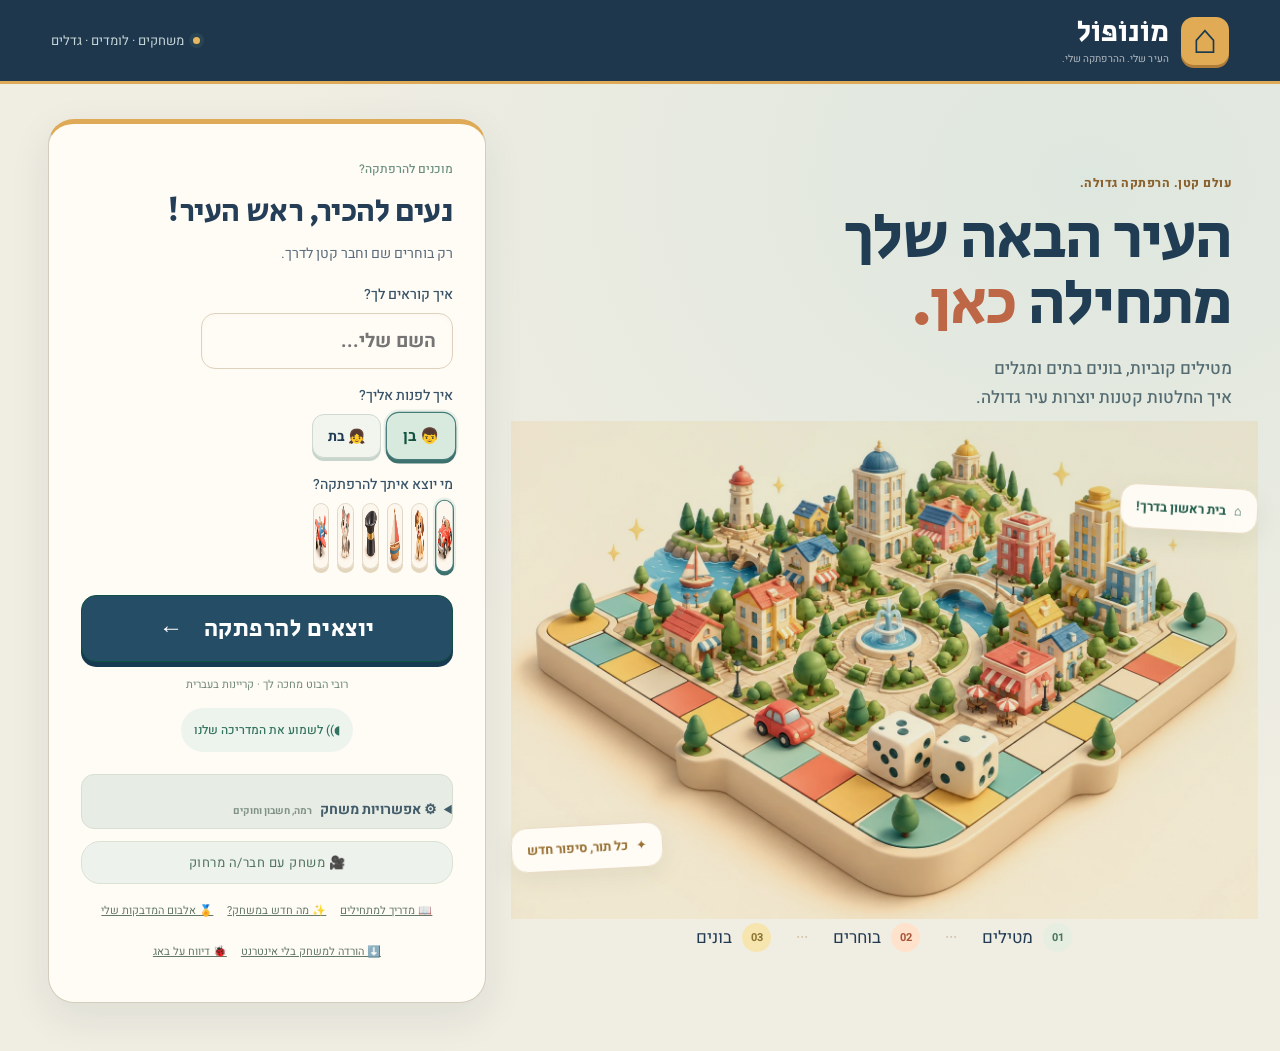
<file: index.html>
<!DOCTYPE html>
<html lang="he" dir="rtl">
<head>
  <meta charset="UTF-8">
  <meta name="viewport" content="width=device-width, initial-scale=1.0">
  <title>מונופול • העיר שלי</title>
  <link rel="icon" href="data:image/svg+xml,<svg xmlns=%22http://www.w3.org/2000/svg%22 viewBox=%220 0 100 100%22><text y=%22.9em%22 font-size=%2290%22>🎩</text></svg>">
  <link rel="stylesheet" href="css/style.css?v=40">
  <meta name="theme-color" content="#176857">
  <link rel="stylesheet" href="css/wonderland.css?v=40">
  <link rel="stylesheet" href="css/world3d.css?v=40">
<link rel="stylesheet" href="css/playful.css?v=40">
</head>
<body>

  <header class="app-header">
    <a class="brand" href="./" aria-label="מונופול — העיר שלי"><span class="brand-icon">⌂</span><span>מוֹנוֹפּוֹל<small>העיר שלי. ההרפתקה שלי.</small></span></a>
    <span class="header-note"><span class="live-dot"></span> משחקים · לומדים · גדלים</span>
  </header>
  <!-- מסך פתיחה -->
  <div id="setup-screen">
    <section class="world-intro" aria-labelledby="world-title">
      <div class="eyebrow">עולם קטן. הרפתקה גדולה.</div>
      <h1 id="world-title">העיר הבאה שלך<br>מתחילה <em>כאן.</em></h1>
      <p>מטילים קוביות, בונים בתים ומגלים<br>איך החלטות קטנות יוצרות עיר גדולה.</p>
      <div class="world-art"><img src="assets/toy-city.webp" width="1536" height="1024" alt="עיר צעצוע תלת־ממדית עם בתים צבעוניים, עצים וקוביות">
        <span class="floating-badge badge-home">⌂ <b>בית ראשון בדרך!</b></span>
        <span class="floating-badge badge-dice">✦ <b>כל תור, סיפור חדש</b></span>
      </div>
      <div class="adventure-steps"><span><b>01</b> מטילים</span><i>···</i><span><b>02</b> בוחרים</span><i>···</i><span><b>03</b> בונים</span></div>
    </section>
    <div class="setup-card">
      <span class="setup-kicker">מוכנים להרפתקה?</span>
      <h2 class="setup-title">נעים להכיר, ראש העיר!</h2>
      <p class="subtitle">רק בוחרים שם וחבר קטן לדרך.</p>

      <div class="setup-options">
      <div class="setup-group setup-wide">
        <label class="setup-label" for="player-name">איך קוראים לך?</label>
        <input id="player-name" type="text" maxlength="12" placeholder="השם שלי...">
      </div>

      <div class="setup-group">
      <label class="setup-label">איך לפנות אליך?</label>
      <div id="gender-picker" class="opponent-picker">
        <button class="opt-btn selected" data-g="m">👦 בן</button>
        <button class="opt-btn" data-g="f">👧 בת</button>
      </div>
      </div>

      <div class="setup-group setup-wide">
        <label class="setup-label">מי יוצא איתך להרפתקה?</label>
        <div id="token-picker" class="token-picker"></div>
      </div>

      </div>
      <button id="start-btn" class="big-btn">יוצאים להרפתקה <span aria-hidden="true">←</span></button>
      <p class="start-hint">רובי הבוט מחכה לך · קריינות בעברית</p>
      <button id="preview-voice" class="voice-preview" type="button">◖)) לשמוע את המדריכה שלנו</button>
      <details class="advanced-settings"><summary>⚙ אפשרויות משחק <small>רמה, חשבון וחוקים</small></summary><div class="advanced-grid">
      <div class="setup-group">
      <label class="setup-label">כמה יריבי מחשב?</label>
      <div id="opponent-picker" class="opponent-picker">
        <button class="opt-btn selected" data-n="1">🤖</button>
        <button class="opt-btn" data-n="2">🤖🤖</button>
        <button class="opt-btn" data-n="3">🤖🤖🤖</button>
      </div>
      </div>

      <div class="setup-group">
      <label class="setup-label">כמה הבוט חכם?</label>
      <div id="difficulty-picker" class="opponent-picker">
        <button class="opt-btn selected" data-diff="easy">🧸 קל</button>
        <button class="opt-btn" data-diff="medium">🤖 בינוני</button>
        <button class="opt-btn" data-diff="hard">🧠 קשה</button>
      </div>
      </div>

      <div class="setup-group">
      <label class="setup-label">קצב המשחק:</label>
      <div id="speed-picker" class="opponent-picker">
        <button class="opt-btn" data-speed="slow">🐢 רגוע</button>
        <button class="opt-btn selected" data-speed="normal">🚶 רגיל</button>
        <button class="opt-btn" data-speed="fast">🐇 מהיר</button>
      </div>
      </div>

      <div class="setup-group">
      <label class="setup-label">מכירה פומבית כשמוותרים על קנייה?</label>
      <div id="auction-picker" class="opponent-picker">
        <button class="opt-btn selected" data-auc="on">🔨 כן (חוקי)</button>
        <button class="opt-btn" data-auc="off">🚫 לא (פשוט)</button>
      </div>
      </div>

      <div class="setup-group">
      <label class="setup-label">קופה בחניה חופשית? (חוק בית — לא רשמי)</label>
      <div id="pot-picker" class="opponent-picker">
        <button class="opt-btn selected" data-pot="on">🎁 כן (כיף)</button>
        <button class="opt-btn" data-pot="off">📕 לא (רשמי)</button>
      </div>
      </div>

      <div class="setup-group">
      <label class="setup-label">💳 מי מעביר את הכסף?</label>
      <div id="manualpay-picker" class="opponent-picker">
        <button class="opt-btn selected" data-mp="math">🧮 אני, עם תרגיל</button>
        <button class="opt-btn" data-mp="on">✍️ אני, בלי תרגיל</button>
        <button class="opt-btn" data-mp="off">⚡ הבנק, אוטומטי</button>
      </div>
      </div>

      <div class="setup-group">
      <label class="setup-label">🔢 מקלדת מספרים על המסך?</label>
      <div id="keypad-picker" class="opponent-picker">
        <button class="opt-btn selected" data-kp="auto">📱 לפי המכשיר</button>
        <button class="opt-btn" data-kp="on">🔢 תמיד</button>
        <button class="opt-btn" data-kp="off">⌨️ בלי</button>
      </div>
      </div>

      <div class="setup-group">
      <label class="setup-label">🏦 מצב חינוך פיננסי? (חיסכון, פיקדון ומניות)</label>
      <div id="finance-picker" class="opponent-picker">
        <button class="opt-btn" data-fin="on">📈 כן, לומדים!</button>
        <button class="opt-btn selected" data-fin="off">🚫 לא</button>
      </div>
      </div>

      </div>

      </details>
      <div class="setup-links">
      <button id="remote-btn" class="big-btn blue">🎥 משחק עם חבר/ה מרחוק</button>
      <button id="tutorial-btn" class="link-btn">📖 מדריך למתחילים</button>
      <button id="whatsnew-btn" class="link-btn">✨ מה חדש במשחק?</button>
      <button id="album-btn" class="link-btn">🏅 אלבום המדבקות שלי</button>
      <button id="download-btn" class="link-btn">⬇️ הורדה למשחק בלי אינטרנט</button>
      <button id="bug-setup-btn" class="link-btn">🐞 דיווח על באג</button>
      </div>
    </div>
  </div>

  <!-- מסך המשחק -->
  <div id="game-screen" class="hidden">
    <div id="board-wrap">
      <section id="world-stage" aria-label="העיר התלת־ממדית שלנו">
        <div class="world-heading"><span class="world-live">העיר שלנו • LIVE</span><h1 id="world-prompt">מוכנים לצעד הבא?</h1><p id="world-player">הרפתקה קטנה, עיר גדולה.</p></div>
        <div class="world-budget"><span>הארנק שלי</span><strong id="world-budget">1,500 ₪</strong><small id="world-count">0 נכסים</small></div>
        <div id="world-canvas"></div>
        <div class="world-camera" aria-label="שליטה במצלמה"><button id="camera-home" title="חזרה לזווית הפתיחה" aria-label="חזרה לזווית הפתיחה">⌂</button><button id="camera-top" title="מבט מלמעלה" aria-label="מבט מלמעלה">▦</button><span></span><button id="camera-in" aria-label="הגדלת הלוח">+</button><button id="camera-out" aria-label="הקטנת הלוח">−</button></div>
        <p class="world-drag">גוררים כדי לגלות את העיר <span>↔</span></p>
        <div id="tile-peek" hidden><span id="peek-city"></span><h2 id="peek-title"></h2><p id="peek-owner"></p><div><strong id="peek-price"></strong><button id="peek-open">על המקום ←</button></div></div>
        <div class="world-dock" id="world-dock"></div>
        <span id="world-loading">מכינים את העיר שלך…</span>
      </section>
      <div id="board">
        <div id="board-center">
          <div class="center-stripe"><span>העיר שלי</span><small>כל צעד הוא התחלה של משהו טוב</small></div>
          <img class="board-town" src="assets/toy-city.webp" alt="" aria-hidden="true">
          <div id="pot-display" class="hidden"></div>
          <div id="turn-banner" aria-live="polite"></div>
          <div id="dice-area">
            <div class="die3d-scene"><div class="die3d" id="die1"></div></div>
            <div class="die3d-scene"><div class="die3d" id="die2"></div></div>
          </div>
          <div id="action-buttons">
            <button id="roll-btn" class="big-btn">🎲 הטלת קוביות</button>
            <button id="end-turn-btn" class="big-btn green">✅ סיום תור</button>
            <div class="row">
              <button id="manage-btn" class="mid-btn">🏠 העסקים שלי</button>
              <button id="trade-btn" class="mid-btn">🤝 הצעת עסקה</button>
              <button id="bank-btn" class="mid-btn hidden">📈 תיק ההשקעות שלי</button>
              <button id="mainbank-btn" class="mid-btn hidden">🏦 בנק מונופול</button>
            </div>
          </div>
        </div>
        <div id="token-layer"></div>
      </div>
    </div>

    <aside id="side-panel">
      <div class="guide-card"><span class="guide-avatar" aria-hidden="true">✦</span><div><b>ביחד, צעד אחר צעד</b><p id="speech-caption" aria-live="polite">לוחצים על הקוביות ומתחילים לגלות!</p></div><button id="repeat-voice" aria-label="שמיעת ההסבר שוב" title="שמיעת ההסבר שוב">↻</button></div>
      <div class="side-top">
        <button id="sound-btn" class="icon-btn" title="הקראה קולית">🔊</button>
        <button id="music-btn" class="icon-btn" title="מוזיקת רקע">🎵</button>
        <button id="speed-btn" class="icon-btn" title="קצב המשחק">🚶</button>
        <button id="bug-btn" class="icon-btn" title="דיווח באג">🐞</button>
        <button id="restart-btn" class="icon-btn" title="איפוס משחק">🔄</button>
      </div>
      <div id="money-bar" class="hidden"></div>
      <div id="cards-panel"></div>
      <h2 class="log-heading">הסיפור של המשחק <span>✦</span></h2><div id="log" aria-label="יומן המשחק"></div>
    </aside>
  </div>

  <!-- שכבות: כרזות, קלף נשלף, דיאלוגים, מטבעות, קונפטי, טוסטים -->
  <div id="banner-root"></div>
  <div id="card-root" class="hidden"></div>
  <div id="dialog-root" class="hidden"></div>
  <div id="fx-layer"></div>
  <canvas id="confetti"></canvas>
  <div id="toast-root"></div>

  <!-- ראשון בכוונה: תופס גם שגיאות שקורות בזמן טעינת שאר הקבצים -->
  <script src="js/bugreport.js?v=40"></script>
  <script src="audio/manifest.js?v=40" onerror="/* אין קריינות — נסיגה לקול הדפדפן */"></script>
  <script src="js/data.js?v=40"></script>
  <script src="js/engine.js?v=40"></script>
  <script src="js/ai.js?v=40"></script>
  <script src="js/narrator.js?v=40"></script>
  <script src="js/ui.js?v=40"></script>
  <script src="js/remote.js?v=40"></script>
  <script src="js/main.js?v=40"></script>
  <script src="js/experience.js?v=40"></script>
  <script type="module" src="js/world3d.js?v=40"></script>
</body>
</html>
</file>
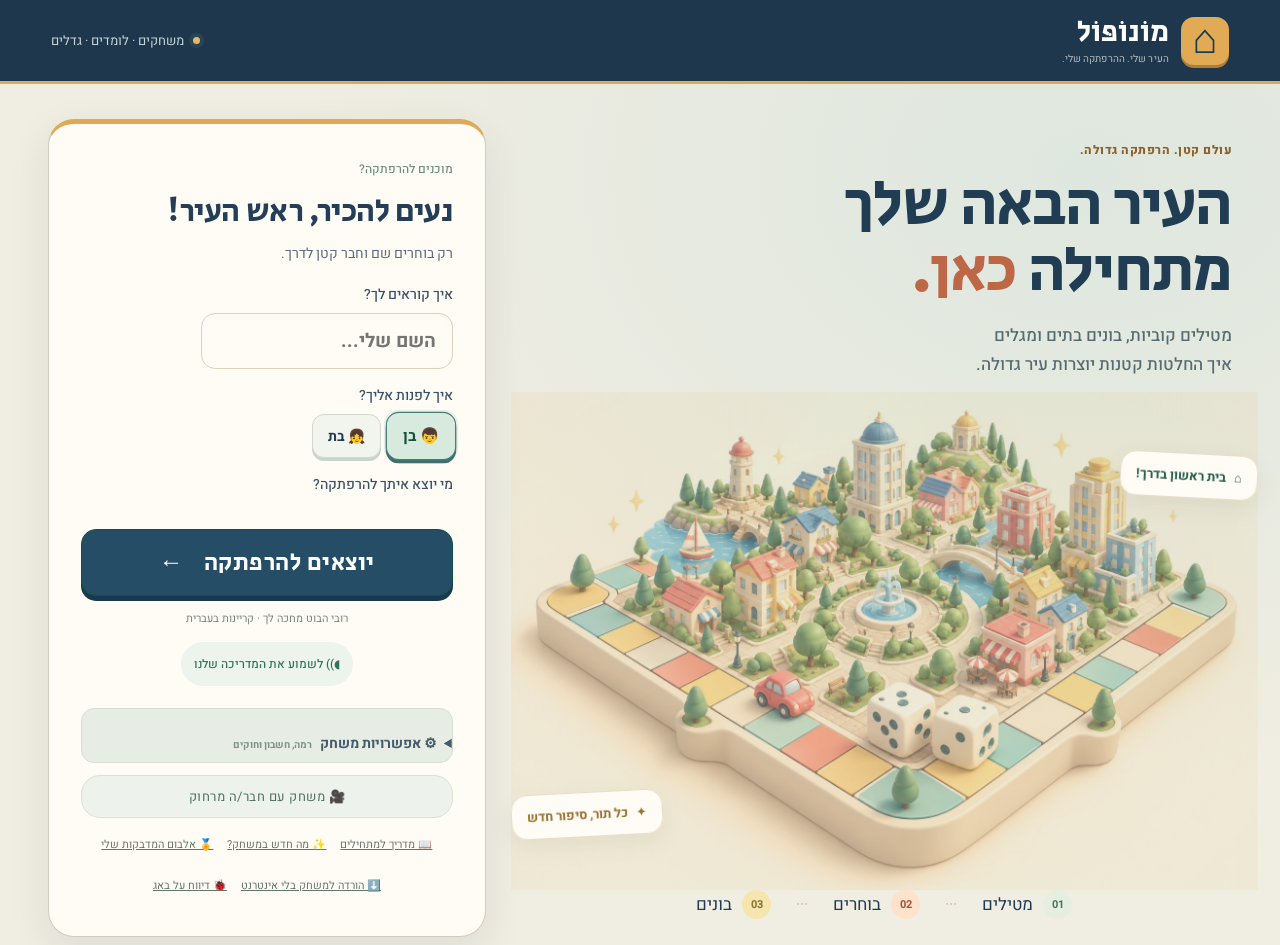
<file: beta/index.html>
<!DOCTYPE html>
<html lang="he" dir="rtl">
<head>
  <meta charset="UTF-8">
  <meta name="viewport" content="width=device-width, initial-scale=1.0">
  <title>מונופול בעברית 🎩</title>
  <meta http-equiv="refresh" content="0; url=../">
  <style>
    body { font-family: system-ui, sans-serif; direction: rtl; text-align: center;
           background: #0E3B2E; color: #FBF6E9; padding: 60px 20px; }
    a { display: inline-block; margin-top: 18px; background: #2FA671; color: white;
        text-decoration: none; font-size: 20px; font-weight: bold;
        padding: 14px 28px; border-radius: 14px; }
  </style>
</head>
<body>
  <h1>גרסת הנסיון עלתה למשחק הראשי! 🎉</h1>
  <p>כל מה שהיה כאן — מצב החינוך הפיננסי, תיק ההשקעות ובנק מונופול — נמצא עכשיו במשחק עצמו.</p>
  <a href="../">▶️ למשחק</a>
</body>
</html>
</file>
<file: css/style.css>
/* ==========================================================================
   מונופול בעברית — "שולחן משחק אמיתי"
   לוח שמנת על לבד ירוק כהה, אריחי קרמיקה, כלים מדלגים וקוביות תלת-ממד.
   ========================================================================== */

* { box-sizing: border-box; margin: 0; padding: 0; }

/* גופנים באחסון עצמי — המשחק עובד גם בלי אינטרנט.
   שניהם גופנים משתנים (variable), ולכן טווח משקלים בקובץ אחד. */
@font-face {
  font-family: 'Rubik';
  font-style: normal;
  font-weight: 300 900;
  font-display: swap;
  src: url('../fonts/rubik-hebrew.woff2') format('woff2');
  unicode-range: U+0307-0308, U+0590-05FF, U+200C-2010, U+20AA, U+25CC, U+FB1D-FB4F;
}
@font-face {
  font-family: 'Rubik';
  font-style: normal;
  font-weight: 300 900;
  font-display: swap;
  src: url('../fonts/rubik-latin.woff2') format('woff2');
  unicode-range: U+0000-00FF, U+0131, U+0152-0153, U+2000-206F, U+20AC, U+2122, U+FEFF, U+FFFD;
}
@font-face {
  font-family: 'Fredoka';
  font-style: normal;
  font-weight: 300 700;
  font-display: swap;
  src: url('../fonts/fredoka-hebrew.woff2') format('woff2');
  unicode-range: U+0307-0308, U+0590-05FF, U+200C-2010, U+20AA, U+25CC, U+FB1D-FB4F;
}
@font-face {
  font-family: 'Fredoka';
  font-style: normal;
  font-weight: 300 700;
  font-display: swap;
  src: url('../fonts/fredoka-latin.woff2') format('woff2');
  unicode-range: U+0000-00FF, U+0131, U+0152-0153, U+2000-206F, U+20AC, U+2122, U+FEFF, U+FFFD;
}

:root {
  /* השולחן */
  --felt-950: #062E27;
  --felt-800: #0B4A3F;
  --felt-600: #147059;
  /* הלוח */
  --board-face: #F7EFDC;
  --board-edge: #23231F;
  --tile: #E4EDD3;
  --tile-line: #A9BC97;
  /* דיו והדגשות */
  --ink: #2A2A32;
  --ink-soft: #5B5F6E;
  --red: #E0393E;
  --red-deep: #A8272C;
  --gold: #F5B940;
  --gold-deep: #C88F1B;
  --cream: #FBF6E9;
  --green-btn: #2FA671;
  --green-btn-deep: #1E7A50;
  --blue-btn: #3D8FD1;
  --blue-btn-deep: #2A6AA0;

  --font-display: 'Fredoka', 'Rubik', 'Heebo', 'Arial Hebrew', sans-serif;
  --font-title: var(--font-display); /* כינוי — שני השמות מצביעים על גופן הכותרות */
  --font-body: 'Rubik', 'Heebo', 'Segoe UI', 'Arial Hebrew', sans-serif;

  --shadow-deep: 0 24px 60px rgba(0, 0, 0, .45);
  --radius-l: 26px;
}

html, body { height: 100%; }

body {
  font-family: var(--font-body);
  color: var(--ink);
  min-height: 100vh;
  overflow-x: hidden;
  /* לבד של שולחן משחקים: עומק רך + וינייטה */
  background:
    radial-gradient(120% 90% at 50% 8%, var(--felt-600) 0%, var(--felt-800) 48%, var(--felt-950) 100%);
  background-attachment: fixed;
}

.hidden { display: none !important; }

h1, h2, .center-logo, .logo, #turn-banner, .cc-balance, .deed-band, .debt-need {
  font-family: var(--font-display);
  font-weight: 400;
  letter-spacing: .5px;
}

/* ==========================================================================
   מסך פתיחה
   ========================================================================== */

#setup-screen {
  min-height: 100vh;
  display: flex;
  align-items: center;
  justify-content: center;
  padding: 20px;
}

.setup-card {
  background:
    linear-gradient(180deg, var(--cream), var(--board-face));
  border: 3px solid var(--board-edge);
  border-radius: var(--radius-l);
  padding: 34px 44px 40px;
  box-shadow:
    inset 0 0 0 6px rgba(255,255,255,.5),
    inset 0 0 0 9px rgba(163,143,96,.35),
    var(--shadow-deep);
  text-align: center;
  max-width: 500px;
  width: 100%;
  animation: setup-drop .7s cubic-bezier(.2, .9, .3, 1.15);
}

.setup-group { display: flex; flex-direction: column; justify-content: flex-start; }

/* מסך רחב: האפשרויות מסתדרות בשני טורים כדי שהכול ייכנס בלי גלילה */
@media (min-width: 900px) {
  .setup-card { max-width: 880px; padding: 30px 40px 34px; }
  .setup-options {
    display: grid;
    grid-template-columns: 1fr 1fr;
    gap: 10px 26px;
    align-items: start;
    margin-top: 6px;
  }
  .setup-group.setup-wide { grid-column: 1 / -1; }
  .setup-card .setup-label { margin-top: 8px; }
  #start-btn { margin-top: 16px; }
}

/* במחשב הכל מוצג בעכבר ולא באצבע — הכפתורים הענקיים של הטלפון מיותרים
   וגורמים לגלילה. כאן מקטינים אותם כדי שכל מסך הפתיחה ייכנס במסך אחד. */
@media (min-width: 900px) {
  .setup-mascot { width: 62px; margin: -6px auto 0; }
  .logo { font-size: 36px; }
  .logo-plate { padding: 5px 22px 7px; margin-bottom: 8px; }
  .subtitle { font-size: 15px; margin: 5px 0 8px; }
  .setup-card .setup-label { font-size: 14.5px; margin: 8px 0 5px; }
  #player-name { font-size: 18px; padding: 7px 12px; border-width: 2px; }
  .setup-card .token-btn, .setup-card .opt-btn { font-size: 21px; padding: 6px 11px; }
  .setup-card .token-picker, .setup-card .opponent-picker { gap: 7px; }
  .setup-card #start-btn { font-size: 22px; padding: 11px 26px; margin-top: 14px; }
  /* שדה השם לא צריך את כל הרוחב — נראה טוב יותר ממורכז */
  .setup-card #player-name { max-width: 440px; margin: 0 auto; }
  .setup-group.setup-wide .token-picker { justify-content: center; }
  .setup-card #remote-btn { font-size: 17px; padding: 8px 20px; }
  .setup-card .link-btn { font-size: 13.5px; margin-top: 7px; }
}

/* מסך רחב מאוד: שלושה טורים — פחות שורות, פחות גובה */
@media (min-width: 1250px) {
  .setup-card { max-width: 1120px; }
  .setup-options { grid-template-columns: repeat(3, 1fr); gap: 8px 22px; }
}

/* לפטופ נמוך: מקצצים את הכותרת והמרווחים כדי שהכול ייכנס בלי גלילה */
@media (min-width: 900px) and (max-height: 880px) {
  #setup-screen { padding: 8px; }
  .setup-card { padding: 14px 34px 18px; }
  .setup-mascot { width: 48px; margin: -4px auto 0; }
  .logo { font-size: 29px; }
  .logo-plate { padding: 3px 18px 5px; margin-bottom: 5px; }
  .subtitle { font-size: 13.5px; margin: 3px 0 4px; }
  .setup-card .setup-label { font-size: 13.5px; margin: 5px 0 4px; }
  .setup-card .token-btn, .setup-card .opt-btn { font-size: 19px; padding: 5px 9px; }
  .setup-card #start-btn { font-size: 20px; padding: 9px 24px; margin-top: 10px; }
  .setup-card #remote-btn { font-size: 16px; padding: 7px 18px; margin-top: 7px; }
  .setup-card .link-btn { font-size: 13px; margin-top: 5px; }
  .setup-options { gap: 4px 22px; }
}

@keyframes setup-drop {
  from { transform: translateY(-36px) scale(.94); opacity: 0; }
  to { transform: none; opacity: 1; }
}

.logo-plate {
  display: inline-block;
  background: var(--red);
  border: 3px solid #7C1519;
  border-radius: 14px;
  padding: 8px 30px 10px;
  transform: rotate(-2.5deg);
  box-shadow: 0 8px 0 var(--red-deep), 0 16px 26px rgba(0,0,0,.3);
  margin-bottom: 14px;
}

.logo {
  font-size: 50px;
  color: white;
  text-shadow: 0 3px 0 var(--red-deep);
  letter-spacing: 2px;
}

.subtitle { color: var(--ink-soft); margin: 8px 0 20px; font-size: 17px; }

.setup-label {
  display: block;
  text-align: right;
  font-weight: 700;
  font-size: 18px;
  margin: 20px 0 10px;
}

#player-name {
  width: 100%;
  font-size: 24px;
  font-family: var(--font-body);
  padding: 12px 16px;
  border: 3px solid #CFC4A6;
  border-radius: 16px;
  background: white;
  text-align: center;
  transition: border-color .15s, box-shadow .15s;
}
#player-name:focus {
  outline: none;
  border-color: var(--gold);
  box-shadow: 0 0 0 4px rgba(245, 185, 64, .3);
}

.token-picker, .opponent-picker {
  display: flex;
  gap: 12px;
  justify-content: center;
  flex-wrap: wrap;
}

.token-btn, .opt-btn {
  font-size: 32px;
  line-height: 1;
  padding: 12px 15px;
  border: 3px solid #CFC4A6;
  border-radius: 18px;
  background: white;
  cursor: pointer;
  box-shadow: 0 4px 0 #CFC4A6;
  transition: transform .15s cubic-bezier(.3,1.6,.6,1), border-color .15s, box-shadow .15s;
}
.token-btn:hover, .opt-btn:hover { transform: translateY(-4px) scale(1.08); }
.token-btn:focus-visible, .opt-btn:focus-visible { outline: 3px solid var(--blue-btn); outline-offset: 2px; }
.token-btn.selected, .opt-btn.selected {
  border-color: var(--red);
  box-shadow: 0 4px 0 var(--red-deep), 0 0 0 4px rgba(224, 57, 62, .18);
  background: #FFF3F0;
  transform: scale(1.1);
}

/* ==========================================================================
   כפתורים
   ========================================================================== */

.big-btn {
  font-family: var(--font-display);
  font-size: 23px;
  letter-spacing: .5px;
  padding: 13px 30px 15px;
  margin-top: 26px;
  border: none;
  border-radius: 18px;
  background: linear-gradient(180deg, #F2555A, var(--red));
  color: white;
  cursor: pointer;
  box-shadow: 0 6px 0 var(--red-deep), 0 12px 20px rgba(0,0,0,.25);
  transition: transform .08s, box-shadow .08s, filter .2s;
}
.big-btn:hover { filter: brightness(1.06); }
.big-btn:active { transform: translateY(5px); box-shadow: 0 1px 0 var(--red-deep); }
.big-btn:focus-visible { outline: 3px solid white; outline-offset: 3px; }
.big-btn:disabled {
  filter: grayscale(.9) brightness(.9);
  opacity: .45;
  cursor: not-allowed;
  box-shadow: 0 3px 0 rgba(0,0,0,.25);
  transform: none;
}
.big-btn.green { background: linear-gradient(180deg, #46C58A, var(--green-btn)); box-shadow: 0 6px 0 var(--green-btn-deep), 0 12px 20px rgba(0,0,0,.25); }
.big-btn.green:active { box-shadow: 0 1px 0 var(--green-btn-deep); }
.big-btn.blue { background: linear-gradient(180deg, #5FA9E8, var(--blue-btn)); box-shadow: 0 6px 0 var(--blue-btn-deep), 0 12px 20px rgba(0,0,0,.25); }
.big-btn.blue:active { box-shadow: 0 1px 0 var(--blue-btn-deep); }

.link-btn {
  display: block;
  margin: 14px auto 0;
  background: none;
  border: none;
  color: var(--blue-btn-deep);
  font-family: var(--font-body);
  font-size: 15px;
  font-weight: 700;
  text-decoration: underline;
  cursor: pointer;
}
.link-btn:hover { color: var(--red); }

.dl-link {
  display: block;
  text-align: center;
  text-decoration: none;
  margin: 6px auto 16px;
  max-width: 320px;
}
.dl-steps {
  text-align: right;
  padding-right: 22px;
  line-height: 1.7;
  font-size: 15.5px;
  color: var(--ink);
}
.dl-steps li { margin-bottom: 4px; }

.dl-section {
  text-align: right;
  border: 2px solid #E4DCC4;
  border-radius: 16px;
  padding: 12px 16px 16px;
  margin-bottom: 12px;
  background: rgba(255, 255, 255, .5);
}
.dl-section > b { font-size: 18px; display: block; margin-bottom: 8px; }
.dl-section.dl-dev { background: rgba(61, 143, 209, .08); border-color: #BcD4EA; }
.dl-repo {
  display: block;
  direction: ltr;
  text-align: center;
  font-family: monospace;
  font-size: 14px;
  background: white;
  border: 1.5px dashed #9AB4D0;
  border-radius: 10px;
  padding: 8px;
  margin: 6px 0 10px;
  color: var(--blue-btn-deep);
  word-break: break-all;
}

.mid-btn {
  font-family: var(--font-body);
  font-size: 15px;
  font-weight: 700;
  padding: 9px 14px;
  border: 2px solid #CBBF9F;
  border-radius: 14px;
  background: var(--cream);
  color: var(--ink);
  cursor: pointer;
  box-shadow: 0 3px 0 #CBBF9F;
  transition: transform .08s, box-shadow .08s;
}
.mid-btn:hover:not(:disabled) { background: white; }
.mid-btn:active:not(:disabled) { transform: translateY(3px); box-shadow: none; }
.mid-btn:disabled { opacity: .45; cursor: not-allowed; }

.icon-btn {
  font-size: 22px;
  border: none;
  background: rgba(255, 255, 255, .16);
  color: white;
  border-radius: 12px;
  padding: 7px 11px;
  cursor: pointer;
  backdrop-filter: blur(4px);
  transition: background .15s, transform .1s;
}
.icon-btn:hover { background: rgba(255, 255, 255, .3); transform: scale(1.08); }
.icon-btn.active { background: rgba(245, 197, 66, .35); box-shadow: 0 0 0 2px rgba(245,197,66,.6) inset; }

/* ==========================================================================
   מסך המשחק — הלוח
   ========================================================================== */

#game-screen {
  display: flex;
  gap: 16px;
  padding: 12px;
  height: 100dvh;
  align-items: stretch;
}

#board-wrap {
  flex: 1;
  display: flex;
  align-items: center;
  justify-content: center;
  min-width: 0;
  perspective: 1600px;
}

#board {
  position: relative;
  display: grid;
  grid-template-columns: 1.55fr repeat(9, 1fr) 1.55fr;
  grid-template-rows: 1.55fr repeat(9, 1fr) 1.55fr;
  width: min(100%, calc(100dvh - 24px));
  aspect-ratio: 1;
  container-type: size;
  background: var(--board-face);
  border: 7px solid var(--board-edge);
  border-radius: 16px;
  box-shadow:
    inset 0 0 0 3px #D9CCA8,
    0 0 0 10px #6B4A2B,
    0 0 0 12px #4A3018,
    0 30px 70px rgba(0, 0, 0, .55),
    0 6px 18px rgba(0, 0, 0, .35);
  animation: board-land .9s cubic-bezier(.2, .8, .3, 1.05);
}

@keyframes board-land {
  from { transform: rotateX(24deg) translateY(-50px) scale(.92); opacity: 0; }
  to { transform: none; opacity: 1; }
}

/* משבצת — אריח קרמיקה קטן */
.square {
  border: 1px solid var(--tile-line);
  background: linear-gradient(180deg, #EDF3DF, var(--tile));
  position: relative;
  display: flex;
  flex-direction: column;
  overflow: hidden;
  font-size: clamp(5.5px, 1.2cqw, 13px);
  box-shadow: inset 0 1px 0 rgba(255, 255, 255, .7);
}

/* איורי משבצות (SVG) */
.sq-art {
  display: flex;
  justify-content: center;
  align-items: center;
  padding-top: 4%;
  min-height: 0;
  flex: 0 1 auto;
}
.sq-art svg { width: 68%; max-height: 3.4em; }
.square.corner { justify-content: space-between; }
.square.corner .sq-art { flex: 0 1 auto; padding-top: 6%; }
.square.corner .sq-art svg { width: 72%; max-height: 3.6em; }
/* בפינת ההתחלה השם נמצא בתוך האיור עצמו */
.square.t-go .sq-name { display: none; }
.square.t-go .sq-art svg { width: 88%; max-height: 5em; }

.square .band {
  height: 27%;
  min-height: 13px;
  border-bottom: 2px solid rgba(0, 0, 0, .25);
  box-shadow: inset 0 -2px 3px rgba(0, 0, 0, .18), inset 0 2px 2px rgba(255, 255, 255, .35);
  flex-shrink: 0;
  display: flex;
  align-items: center;
  justify-content: center;
}
/* שם העיר בתוך הפס הצבעוני */
.square .band-city {
  font-size: .92em;
  font-weight: 800;
  color: white;
  text-shadow: 0 1px 1px rgba(0, 0, 0, .55);
  line-height: 1;
  padding: 0 1px;
  white-space: nowrap;
  overflow: hidden;
  text-overflow: ellipsis;
  max-width: 100%;
}

.square .sq-name {
  font-weight: 700;
  text-align: center;
  padding: 2px 2px 0;
  line-height: 1.12;
}

.square .sq-price {
  margin-top: auto;
  text-align: center;
  padding-bottom: 2px;
  color: #55604B;
  font-weight: 700;
}

.square.corner {
  font-size: clamp(8px, 1.7cqw, 17px);
  background: linear-gradient(135deg, #F3ECD4, #E7DDBB);
}
.square.corner .sq-name { margin: 1px auto 3px; line-height: 1.05; }

/* בעלות: דגלון צבעוני בפינת האריח */
.square .owner-flag {
  position: absolute;
  top: 0;
  left: 0;
  width: 0;
  height: 0;
  border-style: solid;
  border-width: 1.6em 1.6em 0 0;
  filter: drop-shadow(1px 1px 1px rgba(0,0,0,.3));
  display: none;
}
.square.owned .owner-flag { display: block; }

.square.mortgaged .band { filter: grayscale(.8); }
.square.mortgaged::after {
  content: "🔒";
  position: absolute;
  inset: 0;
  display: flex;
  align-items: center;
  justify-content: center;
  font-size: 2em;
  background: rgba(240, 238, 228, .55);
}

.sq-houses {
  position: absolute;
  top: 24%;
  right: 2px;
  display: flex;
  gap: 1px;
  filter: drop-shadow(0 1px 1px rgba(0,0,0,.35));
}
.sq-houses svg.svg-house { height: 1.3em; width: auto; }
.sq-houses svg.svg-hotel { height: 1.55em; width: auto; }

/* אנימציית בנייה — הבניין החדש "צומח" מהקרקע */
.sq-houses svg.house-grow { animation: house-grow .55s cubic-bezier(.34,1.56,.64,1); transform-origin: bottom center; }
@keyframes house-grow {
  0% { transform: scaleY(0) translateY(20%); opacity: 0; }
  60% { transform: scaleY(1.15) translateY(0); opacity: 1; }
  100% { transform: scaleY(1); }
}
.sq-houses svg.hotel-pop { animation: hotel-pop .7s cubic-bezier(.34,1.56,.64,1); transform-origin: bottom center; }
@keyframes hotel-pop {
  0% { transform: scale(0) rotate(-12deg); opacity: 0; }
  55% { transform: scale(1.25) rotate(4deg); opacity: 1; }
  100% { transform: scale(1) rotate(0); }
}
.square.build-flash { animation: build-flash .7s ease; }
@keyframes build-flash {
  0%, 100% { box-shadow: inset 0 1px 0 rgba(255,255,255,.7); }
  40% { box-shadow: inset 0 0 0 3px #2FA671, 0 0 16px rgba(47,166,113,.7); }
}

.sq-tokens {
  position: absolute;
  bottom: 1px;
  left: 2px;
  display: flex;
  flex-wrap: wrap;
  gap: 1px;
  font-size: 1.9em;
  line-height: 1;
}
.sq-tokens .tok {
  --pc: #333;
  font-size: 1.35em;
  line-height: 1;
  padding: 2px;
  border-radius: 50%;
  background: white;
  box-shadow: 0 0 0 2.5px var(--pc), 0 3px 4px rgba(0, 0, 0, .5);
  filter: drop-shadow(0 1px 1px rgba(0, 0, 0, .3));
}
/* השחקן שבתורו — חייל גדול ומודגש עם הילה פועמת */
.sq-tokens .tok.current {
  font-size: 1.7em;
  box-shadow: 0 0 0 3px var(--pc), 0 0 10px 3px var(--pc), 0 4px 6px rgba(0, 0, 0, .55);
  animation: tok-current 1.1s ease-in-out infinite;
  z-index: 3;
}
@keyframes tok-current {
  0%, 100% { transform: translateY(0) scale(1); }
  50% { transform: translateY(-3px) scale(1.12); }
}

.square.flash { animation: sq-flash 1.1s ease; }
@keyframes sq-flash {
  0%, 100% { box-shadow: inset 0 1px 0 rgba(255,255,255,.7); }
  35% { box-shadow: inset 0 0 0 4px var(--gold), 0 0 18px rgba(245, 185, 64, .8); }
}

/* שכבת הכלי המרחף (אנימציית דילוגים) */
#token-layer {
  position: absolute;
  inset: 0;
  pointer-events: none;
  z-index: 6;
}
.fly-token {
  --pc: #333;
  position: absolute;
  font-size: clamp(20px, 4cqw, 40px);
  line-height: 1;
  padding: 3px;
  border-radius: 50%;
  background: white;
  transform: translate(-50%, -50%);
  box-shadow: 0 0 0 3px var(--pc), 0 6px 8px rgba(0, 0, 0, .5);
  transition: left .13s ease, top .13s ease;
}
.fly-token.hop { animation: tok-hop .13s ease; }
@keyframes tok-hop {
  0%, 100% { margin-top: 0; }
  50% { margin-top: -14px; }
}

/* ==========================================================================
   מרכז הלוח
   ========================================================================== */

#board-center {
  grid-area: 2 / 2 / 11 / 11;
  position: relative;
  display: flex;
  flex-direction: column;
  align-items: center;
  justify-content: center;
  gap: 1.4cqw;
  padding: 1cqw;
  background:
    radial-gradient(circle at 50% 26%, rgba(255, 255, 255, .5), transparent 55%),
    repeating-linear-gradient(45deg, transparent 0 34px, rgba(163, 143, 96, .07) 34px 35px),
    var(--board-face);
  overflow: hidden;
}

/* הפס האדום האלכסוני הקלאסי + הקמע */
.center-stripe {
  position: relative;
  width: 112%;
  background: linear-gradient(180deg, #F2555A, var(--red) 45%, var(--red-deep));
  border-top: 0.4cqw solid #7C1519;
  border-bottom: 0.4cqw solid #7C1519;
  transform: rotate(-7deg);
  text-align: center;
  padding: 1cqw 0 1.3cqw;
  box-shadow: 0 1.2cqw 2.4cqw rgba(0, 0, 0, .3);
}
.center-stripe span {
  font-family: var(--font-display);
  font-size: clamp(20px, 5.4cqw, 58px);
  color: white;
  letter-spacing: 0.35cqw;
  text-shadow: 0 0.35cqw 0 var(--red-deep);
}

.center-mascot {
  position: absolute;
  top: 2%;
  left: 7%;
  width: clamp(44px, 11cqw, 110px);
  filter: drop-shadow(0 6px 10px rgba(0, 0, 0, .25));
  transform: rotate(6deg);
  pointer-events: none;
}
.center-mascot svg { width: 100%; }

.setup-mascot { width: 92px; margin: -10px auto 2px; }
.setup-mascot svg { width: 100%; }

/* תצוגת הקופה במרכז הלוח */
#pot-display {
  display: flex;
  flex-direction: column;
  align-items: center;
  gap: 1px;
  background: linear-gradient(180deg, #FFF7E0, #F6E4A8);
  border: 2.5px solid var(--gold-deep);
  border-radius: 14px;
  padding: 4px 16px 6px;
  box-shadow: 0 6px 16px rgba(0, 0, 0, .25);
  animation: pot-bob 1.8s ease-in-out infinite;
}
#pot-display .pot-coins { display: flex; margin-bottom: -2px; }
#pot-display .pot-coins svg { width: clamp(16px, 2.6cqw, 26px); margin: 0 -3px; }
#pot-display .pot-label {
  font-family: var(--font-display);
  font-size: clamp(11px, 1.7cqw, 17px);
  color: #8A5A12;
  letter-spacing: 1px;
}
#pot-display .pot-amount {
  font-family: var(--font-display);
  font-size: clamp(15px, 2.6cqw, 26px);
  color: #7C1519;
  font-variant-numeric: tabular-nums;
}
@keyframes pot-bob {
  0%, 100% { transform: translateY(0) rotate(-1deg); }
  50% { transform: translateY(-3px) rotate(1deg); }
}

#turn-banner {
  font-size: clamp(14px, 2.3vh, 23px);
  background: white;
  border: 2px solid #E3D9BC;
  border-radius: 999px;
  padding: 7px 24px 9px;
  box-shadow: 0 4px 12px rgba(0, 0, 0, .12);
  min-height: 1em;
}

/* קוביות תלת-ממד */
#dice-area { display: flex; gap: 26px; padding: 8px 0; }

.die3d-scene {
  width: clamp(44px, 7.5vh, 68px);
  height: clamp(44px, 7.5vh, 68px);
  perspective: 420px;
}

.die3d {
  width: 100%;
  height: 100%;
  position: relative;
  transform-style: preserve-3d;
  transform: rotateX(-16deg) rotateY(22deg);
  transition: transform 1.05s cubic-bezier(.24, .8, .34, 1.06);
}

.die3d .face {
  position: absolute;
  inset: 0;
  background: linear-gradient(145deg, #FFFFFF, #EDEDEA);
  border: 2px solid #D4D4CE;
  border-radius: 18%;
  display: grid;
  grid-template: repeat(3, 1fr) / repeat(3, 1fr);
  padding: 12%;
  box-shadow: inset 0 0 10px rgba(0, 0, 0, .08);
}

.die3d .pip {
  width: 70%;
  height: 70%;
  place-self: center;
  border-radius: 50%;
  background: radial-gradient(circle at 35% 30%, #4A4A52, #1C1C22);
}
.die3d .pip.red { background: radial-gradient(circle at 35% 30%, #F2555A, #9E1F24); }

/* ==========================================================================
   פאנל צד — כרטיסי אשראי ויומן
   ========================================================================== */

#action-buttons {
  display: flex;
  flex-direction: column;
  gap: 9px;
  align-items: center;
}
#action-buttons .big-btn { margin-top: 0; }
#action-buttons .row { display: flex; gap: 8px; }

#side-panel {
  width: 330px;
  flex-shrink: 0;
  display: flex;
  flex-direction: column;
  gap: 12px;
}

.side-top { display: flex; gap: 8px; }

#cards-panel { display: flex; flex-direction: column; gap: 12px; }

.credit-card {
  border-radius: 18px;
  padding: 13px 18px 15px;
  color: white;
  position: relative;
  box-shadow: 0 10px 22px rgba(0, 0, 0, .4);
  overflow: hidden;
  transition: transform .25s cubic-bezier(.3,1.4,.5,1), box-shadow .25s;
}
/* פס מגנטי + עיגול דקורטיבי */
.credit-card::before {
  content: "";
  position: absolute;
  top: -34px; left: -34px;
  width: 100px; height: 100px;
  background: rgba(255, 255, 255, .16);
  border-radius: 50%;
}
.credit-card.active {
  transform: scale(1.05);
  box-shadow: 0 0 0 4px var(--gold), 0 14px 28px rgba(0, 0, 0, .45);
}
/* ברק שרץ על הכרטיס הפעיל */
.credit-card.active::after {
  content: "";
  position: absolute;
  top: 0; bottom: 0;
  width: 46%;
  background: linear-gradient(105deg, transparent, rgba(255, 255, 255, .35), transparent);
  animation: card-shine 2.6s ease-in-out infinite;
}
@keyframes card-shine {
  0% { right: -50%; }
  55%, 100% { right: 150%; }
}
.credit-card.bankrupt { filter: grayscale(1); opacity: .5; }

.cc-top { display: flex; justify-content: space-between; align-items: center; font-weight: 700; font-size: 17px; }
.cc-chip { font-size: 20px; }
.cc-balance {
  font-size: 30px;
  margin-top: 3px;
  letter-spacing: 1px;
  font-variant-numeric: tabular-nums;
  text-shadow: 0 2px 3px rgba(0, 0, 0, .3);
}
.cc-sub { font-size: 12.5px; opacity: .92; margin-top: 3px; display: flex; justify-content: space-between; }

.cc-float {
  position: absolute;
  left: 18px;
  top: 36px;
  font-size: 22px;
  font-weight: 900;
  font-variant-numeric: tabular-nums;
  animation: float-up 1.5s ease forwards;
  pointer-events: none;
  z-index: 2;
}
.cc-float.gain { color: #A9FFD2; }
.cc-float.loss { color: #FFB8B8; }
@keyframes float-up {
  0% { opacity: 0; transform: translateY(10px) scale(.8); }
  20% { opacity: 1; transform: translateY(0) scale(1.1); }
  100% { opacity: 0; transform: translateY(-30px) scale(1); }
}

#log {
  flex: 1;
  background: linear-gradient(180deg, var(--cream), #F1E9D2);
  border: 2px solid rgba(0, 0, 0, .2);
  border-radius: 16px;
  padding: 10px 14px;
  overflow-y: auto;
  font-size: 13.5px;
  line-height: 1.55;
  min-height: 80px;
  box-shadow: inset 0 2px 8px rgba(0, 0, 0, .08);
}
#log .entry { padding: 3px 0; border-bottom: 1px dashed #D8CDAA; animation: entry-in .3s ease; }
@keyframes entry-in { from { transform: translateY(-6px); opacity: 0; } }
#log .entry.kind-turn { font-weight: 700; color: var(--blue-btn-deep); }
#log .entry.kind-buy, #log .entry.kind-win { font-weight: 700; color: var(--green-btn-deep); }
#log .entry.kind-jail { color: #9A6207; }
#log .entry.kind-debt, #log .entry.kind-bankrupt { color: var(--red-deep); font-weight: 700; }

/* ==========================================================================
   קלף נשלף (הפתעה / תיבת המזל) — היפוך תלת-ממדי
   ========================================================================== */

#card-root {
  position: fixed;
  inset: 0;
  display: flex;
  align-items: center;
  justify-content: center;
  z-index: 55;
  background: rgba(8, 24, 20, .45);
  perspective: 1000px;
}

.flip-card {
  width: min(380px, 86vw);
  aspect-ratio: 1.55;
  position: relative;
  transform-style: preserve-3d;
  animation: card-enter .3s ease, card-flip .55s cubic-bezier(.3, .7, .4, 1.05) .45s forwards;
}
@keyframes card-enter { from { transform: translateY(40px) scale(.7); opacity: 0; } }
@keyframes card-flip { to { transform: rotateY(180deg); } }

.flip-face {
  position: absolute;
  inset: 0;
  backface-visibility: hidden;
  border-radius: 20px;
  display: flex;
  flex-direction: column;
  align-items: center;
  justify-content: center;
  gap: 8px;
  box-shadow: 0 24px 50px rgba(0, 0, 0, .5);
  border: 4px solid rgba(255, 255, 255, .65);
  padding: 20px 26px;
  text-align: center;
}
.flip-back svg { width: 34%; max-height: 70%; }
.flip-front { transform: rotateY(180deg); }
.flip-card.chance .flip-face { background: linear-gradient(160deg, #FFCF67, #F5A623); }
.flip-card.chest .flip-face { background: linear-gradient(160deg, #8CC8F5, #4E97D8); }
.flip-front .gc-title { font-family: var(--font-display); font-size: 19px; opacity: .85; }
.flip-front .gc-text { font-family: var(--font-display); font-size: clamp(20px, 3.2vh, 28px); line-height: 1.35; color: #33270D; }
.flip-card.chest .flip-front .gc-text { color: #0D2033; }

/* ==========================================================================
   דיאלוגים
   ========================================================================== */

#dialog-root {
  position: fixed;
  inset: 0;
  background: rgba(8, 24, 20, .55);
  display: flex;
  align-items: center;
  justify-content: center;
  z-index: 50;
  padding: 16px;
  backdrop-filter: blur(2px);
}

/* דיווח באג מתוך כל חלונית: כשנתקעים מול חלונית זה בדיוק הרגע
   שרוצים לדווח, וכפתור הצד חסום. פינה קטנה ושקטה, בלי לכסות תוכן. */
.dlg-bug {
  position: absolute;
  top: 7px;
  left: 7px;
  font-size: 16px;
  line-height: 1;
  background: rgba(0, 0, 0, .06);
  border: none;
  border-radius: 10px;
  padding: 5px 7px;
  cursor: pointer;
  opacity: .45;
  transition: opacity .15s, background .15s;
}
.dlg-bug:hover, .dlg-bug:focus-visible { opacity: 1; background: rgba(0, 0, 0, .12); }

.dialog {
  position: relative;
  background: linear-gradient(180deg, var(--cream), var(--board-face));
  border: 3px solid var(--board-edge);
  border-radius: var(--radius-l);
  padding: 26px 30px;
  max-width: 580px;
  width: 100%;
  max-height: 92vh;
  overflow-y: auto;
  box-shadow: inset 0 0 0 6px rgba(255,255,255,.5), var(--shadow-deep);
  text-align: center;
  animation: dialog-in .3s cubic-bezier(.2, .9, .35, 1.2);
}
@keyframes dialog-in {
  from { transform: translateY(26px) scale(.85); opacity: 0; }
  to { transform: none; opacity: 1; }
}

.dialog h2 { font-size: 27px; margin-bottom: 10px; }
.dialog .d-sub { color: var(--ink-soft); font-size: 16.5px; margin-bottom: 12px; }
.dialog .d-actions { display: flex; gap: 12px; justify-content: center; flex-wrap: wrap; margin-top: 18px; }

/* שטר קניין */
.deed {
  border: 3px solid var(--ink);
  border-radius: 14px;
  overflow: hidden;
  max-width: 250px;
  margin: 0 auto;
  background: white;
  box-shadow: 0 10px 22px rgba(0, 0, 0, .18);
  transform: rotate(-1.2deg);
}
.deed-top {
  font-family: var(--font-body);
  font-size: 11px;
  font-weight: 700;
  letter-spacing: 2px;
  color: #8A8060;
  padding: 5px 0 3px;
  border-bottom: 1px solid #E8E0C8;
}
.deed-band {
  padding: 9px;
  color: white;
  font-size: 19px;
  text-shadow: 0 1px 2px rgba(0, 0, 0, .4);
  border-bottom: 3px solid rgba(0, 0, 0, .25);
}
.deed-band.deed-art { display: flex; align-items: center; justify-content: center; gap: 10px; }
.deed-band.deed-art svg { width: 40px; }
.deed-band small { font-family: var(--font-body); font-size: 12px; font-weight: 700; }
.deed-body { padding: 10px 14px; font-size: 14px; }
.deed-body table { width: 100%; border-collapse: collapse; }
.deed-body td { padding: 2.5px 0; border-bottom: 1px dotted #E0DACA; }
.deed-body tr:last-child td { border-bottom: none; }
.deed-body td:last-child { text-align: left; font-weight: 700; font-variant-numeric: tabular-nums; }

/* שורת מצב הנכס בשטר קניין (בלחיצה על משבצת) */
.deed-status {
  margin: 14px auto 0;
  max-width: 260px;
  padding: 9px 14px;
  border-radius: 12px;
  font-size: 15.5px;
  font-weight: 700;
  background: #F6F1E1;
  border: 2px solid #E4DCC4;
}
.deed-status.free { color: #1F9D55; background: #E9F8EF; border-color: #B7E6C9; }
.deed-status.owned { display: flex; align-items: center; justify-content: center; gap: 8px; border-width: 2.5px; }
.deed-owner-dot { width: 14px; height: 14px; border-radius: 50%; display: inline-block; box-shadow: 0 0 0 2px rgba(0,0,0,.15); }
.deed-art-big { text-align: center; margin: 4px auto 2px; }
.deed-art-big svg { width: 74px; height: auto; }

/* משבצת ניתנת ללחיצה — סימון עדין בריחוף */
.square.tappable { cursor: pointer; }
@media (hover: hover) {
  .square.tappable:hover { filter: brightness(1.06); box-shadow: inset 0 0 0 2px rgba(245,197,66,.7); }
}

/* רשימות נכסים */
.asset-list { display: flex; flex-direction: column; gap: 7px; text-align: right; }
.asset-row {
  display: flex;
  align-items: center;
  gap: 9px;
  background: white;
  border: 2px solid #E4DCC4;
  border-radius: 13px;
  padding: 7px 11px;
  font-size: 14.5px;
  transition: border-color .15s, transform .1s;
}
.asset-row .a-band { width: 17px; height: 17px; border-radius: 5px; flex-shrink: 0; border: 1.5px solid rgba(0, 0, 0, .3); }
.asset-row .a-name { font-weight: 700; flex: 1; }
/* רחוב שעדיין לא תורו בבנייה השווה — מוצג אפור, בלי כפתור */
.asset-row .a-note { font-size: 13px; color: #8A8375; font-weight: 600; }

/* ---------- העברה ידנית: הילד מקליד את הסכום ומעביר בעצמו ---------- */
.pay-card {
  display: flex;
  align-items: center;
  justify-content: space-between;
  gap: 12px;
  background: linear-gradient(135deg, #FFF8E1, #FFEFC2);
  border: 3px solid #E0A03E;
  border-radius: 16px;
  padding: 12px 16px;
  margin: 12px 0;
}
/* גבייה — אותו כרטיס בירוק, כדי שכסף שנכנס ייראה אחרת מכסף שיוצא */
.pay-card.collect { background: linear-gradient(135deg, #E9F8EE, #CFF0DB); border-color: #1F9D55; }
.pay-card.collect .pay-amount { color: #17663A; }
.pay-to { display: flex; align-items: center; gap: 10px; font-size: 15px; text-align: right; line-height: 1.35; }
.pay-token { font-size: 30px; }
.pay-amount { font-family: var(--font-title); font-size: 30px; color: #B3541E; white-space: nowrap; }
.pay-entry { display: flex; align-items: center; justify-content: center; gap: 8px; margin: 4px 0; }
.pay-entry input {
  font-family: var(--font-title);
  font-size: 30px;
  width: 190px;
  max-width: 60vw;
  text-align: center;
  padding: 8px 10px;
  border: 3px solid #E4DCC4;
  border-radius: 14px;
  background: #fff;
}
.pay-entry input:focus { outline: none; border-color: #E0A03E; box-shadow: 0 0 0 4px rgba(224, 160, 62, .2); }
/* חצים של number מפריעים לילד — מסתירים אותם */
.pay-entry input::-webkit-outer-spin-button,
.pay-entry input::-webkit-inner-spin-button { -webkit-appearance: none; margin: 0; }
.pay-entry input[type=number] { -moz-appearance: textfield; appearance: textfield; }
.pay-currency { font-family: var(--font-title); font-size: 26px; color: #7A6F5E; }
/* ---------- סיכום סוף המשחק: מה הילד באמת עשה ---------- */
.win-stats-title {
  font-family: var(--font-title);
  font-size: 19px;
  margin: 16px 0 8px;
  text-align: center;
}
.win-stats {
  display: grid;
  grid-template-columns: repeat(auto-fit, minmax(132px, 1fr));
  gap: 8px;
}
.win-stat {
  background: #fff;
  border: 2px solid #E4DCC4;
  border-radius: 13px;
  padding: 9px 7px;
  text-align: center;
  display: flex;
  flex-direction: column;
  gap: 1px;
}
.win-stat .ws-emoji { font-size: 21px; }
.win-stat .ws-num { font-family: var(--font-title); font-size: 19px; color: #B3541E; }
.win-stat .ws-label { font-size: 12.5px; color: #7A6F5E; line-height: 1.3; }
.win-verdict {
  margin-top: 10px;
  background: #FFF8E1;
  border-right: 6px solid #E0A03E;
  border-radius: 12px;
  padding: 9px 13px;
  font-size: 15px;
  font-weight: 700;
}
.win-math { margin-top: 8px; font-size: 14px; color: #7A6F5E; text-align: center; }
.win-math.ok { color: #1F9D55; font-weight: 700; }

/* ---------- "מה עדיף?" — דרכים לגייס כסף, מהזול ליקר ---------- */
.asset-row.debt-opt { flex-wrap: wrap; align-items: flex-start; }
.asset-row.debt-opt .a-name { display: flex; flex-direction: column; gap: 2px; min-width: 45%; }
.asset-row.debt-opt .opt-why { font-weight: 500; font-size: 12.5px; color: #7A6F5E; line-height: 1.35; }
.asset-row.debt-opt .opt-cost {
  font-size: 13px;
  font-weight: 700;
  color: #B3541E;
  background: #FDF1E3;
  border-radius: 9px;
  padding: 3px 9px;
  white-space: nowrap;
}
.asset-row.debt-opt.best { border-color: #1F9D55; background: #F4FBF6; }
.asset-row.debt-opt.best .opt-cost { color: #17663A; background: #DFF0E4; }
.best-tag { font-size: 12px; color: #1F9D55; font-weight: 700; }
.debt-need + .d-sub .miss { color: #D93A3A; }

.pay-step { margin-bottom: 2px; }
.pay-step[hidden] { display: none; }
.pay-entry input:disabled { background: #F3F0E6; color: #B5AE9E; }
/* "כמה יש לי?" — היתרה מוסתרת עד שבודקים אותה בלחיצה */
.pay-balance { text-align: center; margin: 6px 0 2px; font-size: 15px; min-height: 32px; }
.peek-btn {
  font-family: var(--font-body);
  font-size: 15px;
  font-weight: 700;
  background: #EEF4FA;
  border: 2px dashed #7FA9CF;
  color: #2A5D87;
  border-radius: 12px;
  padding: 6px 14px;
  cursor: pointer;
}
.peek-btn:hover { background: #DDEAF6; }
.peek-btn:active { transform: translateY(2px); }
.pay-feedback { text-align: center; font-weight: 700; font-size: 15.5px; min-height: 22px; margin: 2px 0 6px; }

/* השדה שהמקלדת מקלידה אליו — כדי שיהיה ברור לאן הספרות הולכות */
.pay-entry input.np-active {
  border-color: #E0A03E;
  box-shadow: 0 0 0 4px rgba(224, 160, 62, .25);
  background: #FFFDF5;
}

/* מקלדת מספרים לילדים: כפתורים גדולים, ספרות בלבד */
.numpad {
  display: grid;
  grid-template-columns: repeat(3, 1fr);
  gap: 8px;
  max-width: 300px;
  margin: 10px auto 6px;
  /* מקלדת מספרים היא תמיד משמאל לימין — 1,2,3 ולא 3,2,1,
     גם בעמוד בעברית. זה הסידור שילד מכיר מכל טלפון ומחשבון. */
  direction: ltr;
}
.numpad button {
  font-family: var(--font-title);
  font-size: 27px;
  line-height: 1;
  padding: 13px 0;
  border-radius: 14px;
  border: 2px solid #E4DCC4;
  background: #fff;
  color: #2B2B2B;
  cursor: pointer;
  box-shadow: 0 4px 0 #DED5BC;
  transition: transform .08s, box-shadow .08s, background .15s;
  -webkit-tap-highlight-color: transparent;
  touch-action: manipulation;
  user-select: none;
}
.numpad button:hover { background: #FFFBF0; }
.numpad button:active { transform: translateY(4px); box-shadow: none; }
.numpad .np-back { background: #FFF0F0; border-color: #E9B7B7; box-shadow: 0 4px 0 #E0A5A5; }
.numpad .np-clear { background: #FFF8E1; border-color: #E0C97F; box-shadow: 0 4px 0 #CDB673; }
.pay-feedback.ok { color: #1F9D55; }
.pay-feedback.bad { color: #D93A3A; }

}
.asset-row button {
  font-family: var(--font-body);
  font-size: 12.5px;
  font-weight: 700;
  border: none;
  border-radius: 9px;
  padding: 6px 10px;
  cursor: pointer;
  background: #EDF3E2;
  box-shadow: 0 2px 0 #C6D3B2;
  transition: transform .08s, box-shadow .08s;
}
.asset-row button:hover:not(:disabled) { background: #DFF0CB; }
.asset-row button:active:not(:disabled) { transform: translateY(2px); box-shadow: none; }
.asset-row button:disabled { opacity: .4; cursor: not-allowed; }
.asset-row.selectable { cursor: pointer; }
.asset-row.selectable:hover { transform: translateX(-2px); }
.asset-row.selected { border-color: var(--red); background: #FFF3F0; box-shadow: 0 0 0 3px rgba(224, 57, 62, .15); }

.debt-need { font-size: 24px; color: var(--red-deep); }

.dialog input[type="number"] {
  font-family: var(--font-body);
  font-size: 15px;
  border: 2px solid #CFC4A6;
  border-radius: 10px;
  padding: 5px 8px;
  width: 90px;
  text-align: center;
}

/* ==========================================================================
   טוסטים, קונפטי, ניצחון
   ========================================================================== */

/* כרזות אירוע — מסבירות לילד מה קרה */
#banner-root {
  position: fixed;
  top: 12%;
  right: 50%;
  transform: translateX(50%);
  display: flex;
  flex-direction: column;
  gap: 10px;
  align-items: center;
  z-index: 65;
  pointer-events: none;
}
.event-banner {
  display: flex;
  align-items: center;
  gap: 0;
  animation: banner-in .35s cubic-bezier(.2, 1.1, .4, 1.15);
  max-width: min(90vw, 680px);
}
.event-banner.out { animation: banner-out .22s ease forwards; }
.eb-avatar {
  width: clamp(54px, 9vh, 84px);
  height: clamp(54px, 9vh, 84px);
  flex-shrink: 0;
  background: white;
  border: 3px solid var(--ink);
  border-radius: 50%;
  padding: 5px;
  box-shadow: 0 10px 24px rgba(0, 0, 0, .35);
  animation: ava-bob .9s ease-in-out infinite alternate;
  z-index: 1;
}
.eb-avatar svg { width: 100%; height: 100%; }
@keyframes ava-bob {
  from { transform: rotate(-4deg) translateY(0); }
  to { transform: rotate(4deg) translateY(-4px); }
}
.eb-bubble {
  display: flex;
  align-items: center;
  gap: 10px;
  background: linear-gradient(180deg, white, var(--cream));
  border: 3px solid var(--ink);
  border-radius: 22px 6px 22px 22px;
  padding: 10px 22px 12px;
  margin-right: -8px;
  font-family: var(--font-display);
  font-size: clamp(15px, 2.4vh, 24px);
  box-shadow: 0 14px 34px rgba(0, 0, 0, .35);
  text-align: center;
}
.eb-icon { font-size: 1.3em; }
@keyframes banner-in { from { transform: translateY(-26px) scale(.8); opacity: 0; } }
@keyframes banner-out { to { transform: translateY(-18px); opacity: 0; } }

/* תג הקופה על חניה חופשית */
.pot-badge {
  position: absolute;
  bottom: 4%;
  right: 4%;
  left: 4%;
  text-align: center;
  font-weight: 800;
  font-size: 1.1em;
  color: #7C1519;
  background: rgba(255, 255, 255, .85);
  border: 1.5px solid var(--gold-deep);
  border-radius: 8px;
  padding: 1px 2px;
  display: none;
}
.pot-badge.has-pot { display: block; animation: pot-pulse 1.6s ease-in-out infinite; }
@keyframes pot-pulse {
  0%, 100% { box-shadow: 0 0 0 0 rgba(245, 185, 64, .5); }
  50% { box-shadow: 0 0 0 5px rgba(245, 185, 64, 0); }
}

/* דיאלוג שלם/קבל */
.ack-amount {
  font-family: var(--font-display);
  font-size: clamp(34px, 6vh, 54px);
  font-variant-numeric: tabular-nums;
  margin: 8px 0 4px;
}
.ack-amount.pay { color: var(--red-deep); }
.ack-amount.receive { color: var(--green-btn-deep); }

/* אווטאר על כרטיס האשראי */
.cc-who { display: flex; align-items: center; gap: 8px; }
.cc-ava { width: 30px; height: 30px; flex-shrink: 0; background: rgba(255,255,255,.9); border-radius: 50%; padding: 2px; }
.cc-ava svg { width: 100%; height: 100%; }

/* כפתור אישור על קלף */
.gc-ok { margin-top: 10px; font-size: 19px; padding: 10px 24px 12px; }

/* חלונית סיכום תור המחשב */
.dialog h2 .ts-bot { display: inline-block; width: 34px; height: 34px; vertical-align: -8px; }
.dialog h2 .ts-bot svg { width: 100%; height: 100%; }
.turn-summary {
  display: flex;
  flex-direction: column;
  gap: 6px;
  text-align: right;
  max-height: 52vh;
  overflow-y: auto;
  margin: 8px 0 4px;
}
.ts-row {
  display: flex;
  align-items: center;
  gap: 10px;
  background: white;
  border: 2px solid #E4DCC4;
  border-radius: 12px;
  padding: 8px 12px;
  font-size: 15.5px;
  animation: ts-in .3s ease both;
}
.ts-row .ts-ic { font-size: 1.3em; flex-shrink: 0; }
.ts-row.ts-buy { border-color: #9BD4A8; background: #F0FBF2; font-weight: 700; }
.ts-row.ts-rent, .ts-row.ts-tax { border-color: #F0C0A0; background: #FDF3EC; }
.ts-row.ts-pot, .ts-row.ts-money { border-color: #F0D68A; background: #FDF9EC; }
.ts-row.ts-jail, .ts-row.ts-bankrupt { border-color: #E8A9A9; background: #FCEFEF; }
.ts-row.ts-dice { opacity: .7; font-size: 14px; }
@keyframes ts-in { from { transform: translateX(-8px); opacity: 0; } }

/* מטבעות עפים בין חשבונות */
#fx-layer {
  position: fixed;
  inset: 0;
  pointer-events: none;
  z-index: 80;
}
.fx-coin {
  position: absolute;
  width: 30px;
  height: 30px;
  transform: translate(-50%, -50%);
  transition: left .6s cubic-bezier(.35, .1, .45, 1), top .6s cubic-bezier(.35, .1, .45, 1);
}
.fx-coin svg { width: 100%; height: 100%; filter: drop-shadow(0 4px 5px rgba(0, 0, 0, .35)); }
.fx-coin.pop { animation: coin-pop .18s ease forwards; }
@keyframes coin-pop { to { transform: translate(-50%, -50%) scale(1.7); opacity: 0; } }

#toast-root {
  position: fixed;
  top: 16px;
  right: 50%;
  transform: translateX(50%);
  display: flex;
  flex-direction: column;
  gap: 8px;
  z-index: 70;
  pointer-events: none;
}
.toast {
  background: rgba(30, 38, 34, .95);
  color: white;
  font-size: 16.5px;
  font-weight: 700;
  border-radius: 999px;
  padding: 11px 24px;
  box-shadow: 0 10px 26px rgba(0, 0, 0, .4);
  animation: toast-in .35s cubic-bezier(.2, .9, .4, 1.3), toast-out .4s ease 3s forwards;
}
@keyframes toast-in { from { transform: translateY(-20px) scale(.9); opacity: 0; } }
@keyframes toast-out { to { transform: translateY(-16px); opacity: 0; } }

#confetti {
  position: fixed;
  inset: 0;
  pointer-events: none;
  z-index: 90;
}

.win-burst { font-size: 76px; animation: win-bounce 1s cubic-bezier(.3, 1.6, .5, 1) infinite alternate; }
@keyframes win-bounce {
  from { transform: scale(1) rotate(-6deg); }
  to { transform: scale(1.3) rotate(6deg); }
}

/* ---- דירוג סופי ---- */
.win-standings { display: flex; flex-direction: column; gap: 6px; margin: 14px auto; max-width: 340px; }
.stand-row {
  display: flex; align-items: center; gap: 10px;
  background: #F6F1E1; border: 2px solid #E4DCC4; border-radius: 12px;
  padding: 8px 12px; font-size: 16px;
}
.stand-row.me { background: #FFF6D9; border-color: var(--gold); font-weight: 700; }
.stand-row.out { opacity: .55; }
.stand-medal { font-size: 20px; }
.stand-name { flex: 1; font-weight: 700; text-align: right; }
.stand-worth { font-variant-numeric: tabular-nums; font-weight: 700; }

/* ---- גרף עושר ---- */
.wealth-chart { margin: 14px auto; max-width: 340px; }
.wc-title { font-weight: 700; font-size: 14.5px; color: var(--ink-soft); margin-bottom: 5px; }
.wealth-chart svg { width: 100%; height: 110px; background: #FBF7EA; border: 2px solid #E4DCC4; border-radius: 12px; }
.wc-legend { display: flex; flex-wrap: wrap; gap: 10px; justify-content: center; margin-top: 6px; font-size: 12.5px; }
.wc-leg { display: inline-flex; align-items: center; gap: 4px; }
.wc-dot { width: 11px; height: 11px; border-radius: 50%; display: inline-block; }

/* ---- מדבקות והישגים ---- */
.win-stickers-title { font-weight: 700; margin: 14px 0 8px; font-size: 16px; }
.sticker-strip { display: flex; flex-wrap: wrap; gap: 9px; justify-content: center; }
.sticker-grid { display: grid; grid-template-columns: repeat(4, 1fr); gap: 10px; margin: 12px auto; max-width: 360px; }
.sticker {
  position: relative; width: 74px; padding: 8px 4px;
  background: white; border: 2.5px solid #E4DCC4; border-radius: 14px;
  display: flex; flex-direction: column; align-items: center; gap: 3px;
}
.sticker.earned { border-color: var(--gold); box-shadow: 0 3px 9px rgba(245,197,66,.35); }
.sticker.locked { opacity: .5; filter: grayscale(.6); }
.sticker-emoji { font-size: 30px; line-height: 1; }
.sticker-label { font-size: 11px; font-weight: 700; text-align: center; color: var(--ink); }
.new-sticker { animation: sticker-pop .6s cubic-bezier(.34,1.56,.64,1) both; }
@keyframes sticker-pop {
  0% { transform: scale(0) rotate(-20deg); }
  60% { transform: scale(1.2) rotate(8deg); }
  100% { transform: scale(1) rotate(0); }
}
.new-badge {
  position: absolute; top: -8px; right: -6px;
  background: var(--red); color: white; font-size: 10px; font-weight: 700;
  padding: 2px 6px; border-radius: 9px; box-shadow: 0 2px 5px rgba(0,0,0,.25);
}

/* ==========================================================================
   משחק מרחוק — קודי חיבור ומשבצות וידאו
   ========================================================================== */
.rm-code {
  width: 100%; min-height: 62px; resize: vertical;
  font-family: monospace; font-size: 11px; direction: ltr;
  border: 2px solid #E4DCC4; border-radius: 10px; padding: 8px;
  margin: 6px 0; background: #FBF7EA; word-break: break-all;
}
.rm-share { margin: 10px 0; }
.rm-share-tip { font-size: 15px; color: var(--ink-soft); margin-bottom: 8px; }
.rm-share-btn { width: 100%; }
.rm-linkview {
  display: block; direction: ltr; font-family: monospace; font-size: 10px;
  color: #9A8; word-break: break-all; margin-top: 6px; text-decoration: none;
  max-height: 34px; overflow: hidden;
}
.rm-hr { border: none; border-top: 2px dashed #E4DCC4; margin: 16px 0; }
#video-tiles {
  position: fixed; bottom: 12px; left: 12px; z-index: 90;
  display: flex; flex-direction: column; gap: 8px;
  transition: transform .3s;
}
#video-tiles.collapsed { transform: translateX(calc(-100% + 46px)); }
.vtile {
  position: relative; width: 150px; aspect-ratio: 4 / 3;
  background: #1B1B21; border: 3px solid white; border-radius: 14px;
  overflow: hidden; box-shadow: 0 6px 16px rgba(0, 0, 0, .35);
}
.vtile video { width: 100%; height: 100%; object-fit: cover; transform: scaleX(-1); }
.vlabel {
  position: absolute; bottom: 4px; right: 6px;
  background: rgba(0, 0, 0, .55); color: white; font-size: 12px; font-weight: 700;
  padding: 2px 7px; border-radius: 8px;
}
#vt-toggle {
  align-self: flex-end; font-size: 18px; border: none; cursor: pointer;
  background: rgba(0, 0, 0, .55); color: white; border-radius: 10px; padding: 4px 9px;
}
@media (max-width: 700px) {
  .vtile { width: 104px; }
}

/* ==========================================================================
   מדריך למתחילים
   ========================================================================== */
.tut-overlay { position: fixed; inset: 0; z-index: 200; }
.tut-spot {
  position: absolute; border-radius: 14px;
  box-shadow: 0 0 0 9999px rgba(20, 20, 30, .68);
  border: 3px solid var(--gold);
  transition: top .3s, left .3s, width .3s, height .3s;
  pointer-events: none;
}
.tut-bubble {
  position: absolute; z-index: 201;
  background: white; border: 3px solid var(--gold); border-radius: 18px;
  padding: 16px 18px 12px; width: min(340px, 88vw);
  box-shadow: 0 14px 34px rgba(0, 0, 0, .35);
  text-align: center;
}
.tut-bubble.tut-center { top: 50% !important; left: 50% !important; transform: translate(-50%, -50%) !important; }
.tut-emoji { font-size: 42px; line-height: 1; margin-bottom: 6px; }
.tut-text { font-size: 18px; font-weight: 700; line-height: 1.5; color: var(--ink); }
.tut-actions { display: flex; gap: 10px; justify-content: center; margin-top: 14px; }
.tut-actions .big-btn { font-size: 16px; padding: 9px 16px; }
.tut-progress { margin-top: 9px; font-size: 13px; color: var(--ink-soft); font-weight: 700; }

/* ==========================================================================
   נגישות ומסכים צרים
   ========================================================================== */

@media (prefers-reduced-motion: reduce) {
  *, *::before, *::after { animation-duration: .01ms !important; transition-duration: .01ms !important; }
}

@media (max-width: 980px) {
  #game-screen { flex-direction: column; height: auto; min-height: 100dvh; }
  #board { width: min(100%, calc(100dvh - 130px)); margin: 0 auto; }
  #side-panel { width: 100%; }
  #cards-panel { flex-direction: row; flex-wrap: wrap; }
  .credit-card { flex: 1 1 220px; }
  #log { max-height: 180px; }
  #banner-root { top: 8%; }
}

@media (max-width: 560px) {
  #game-screen { padding: 8px; gap: 10px; }
  #board { width: 100%; }
  .setup-card { padding: 24px 20px 30px; }
  /* בטלפון: מפנים את מרכז הלוח לכפתורים בלבד */
  .center-stripe, .center-mascot { display: none; }
  #action-buttons .big-btn { font-size: 16px; padding: 9px 16px 11px; }
  #action-buttons .mid-btn { font-size: 12px; padding: 7px 9px; }
  .die3d-scene { width: 40px; height: 40px; }
  #turn-banner { font-size: 13px; padding: 5px 14px 7px; }
}

/* ===== סימון גרסת נסיון (בטא) ===== */
#beta-badge {
  position: fixed;
  top: 10px;
  left: 10px;
  z-index: 100;
  background: linear-gradient(180deg, #F5B940, var(--gold-deep));
  color: #3A2A08;
  font-family: var(--font-display);
  font-size: 14px;
  padding: 5px 14px 6px;
  border-radius: 999px;
  border: 2px solid #7A5A12;
  box-shadow: 0 4px 12px rgba(0,0,0,.35);
  pointer-events: none;
}

/* ===== רמז לחיצה: אצבע מרצדת על הכפתור הנדרש (אחרי 2 שניות בלי לחיצה) ===== */
.nudge-target {
  position: relative;
  animation: nudge-pulse 1.1s ease-in-out infinite;
}
.nudge-target::after {
  content: '👇';
  position: absolute;
  top: -38px;   /* מעל הכפתור: גלישה למעלה לא מרחיבה את אזור הגלילה */
  left: 50%;
  font-size: 34px;
  z-index: 5;
  pointer-events: none;
  filter: drop-shadow(0 3px 5px rgba(0,0,0,.4));
  animation: nudge-hand 0.9s ease-in-out infinite;
}
@keyframes nudge-pulse {
  0%, 100% { box-shadow: 0 0 0 0 rgba(245,185,64,.85); }
  55%      { box-shadow: 0 0 0 12px rgba(245,185,64,0); }
}
@keyframes nudge-hand {
  0%, 100% { transform: translate(-50%, 0); }
  50%      { transform: translate(-50%, 10px); }
}
@media (prefers-reduced-motion: reduce) {
  .nudge-target, .nudge-target::after { animation: none; }
}

/* ===== מחיר בולט בעסקאות וקניות ===== */
.price-tag {
  margin: 12px auto 6px;
  padding: 8px 22px 10px;
  width: fit-content;
  font-size: 24px;
  font-family: var(--font-display);
  color: #7A2A10;
  background: linear-gradient(180deg, #FFE9A8, #F5C95B);
  border: 3px solid #B07E14;
  border-radius: 14px;
  box-shadow: 0 3px 10px rgba(0,0,0,.22);
}
.price-tag b { font-size: 30px; color: #8E1F23; }
.price-tag.receive {
  background: linear-gradient(180deg, #C9F5CE, #7FDB90);
  border-color: #1F7A3D;
  color: #124A24;
}
.price-tag.receive b { color: #0E5C28; }

/* ===== דיאלוג הצעת עסקה ברור ===== */
.trade-help {
  text-align: right;
  background: #FFF7DF;
  border: 2px dashed var(--gold-deep, #B07E14);
  border-radius: 12px;
  padding: 8px 12px;
  line-height: 1.55;
}
.trade-cols { display: flex; gap: 14px; text-align: right; }
.trade-col { flex: 1; border-radius: 12px; padding: 8px; }
.trade-col.give { background: rgba(224,57,62,.08); border: 2px solid rgba(224,57,62,.35); }
.trade-col.get  { background: rgba(47,166,113,.10); border: 2px solid rgba(47,166,113,.4); }
.trade-col-title { font-weight: 800; margin-bottom: 6px; }
.trade-money { display: block; margin-top: 8px; font-size: 14px; font-weight: 700; }
.trade-money input { width: 90px; }
.trade-summary {
  margin: 12px 0 2px;
  padding: 9px 12px;
  background: #FFF7DF;
  border: 2px solid var(--gold-deep, #B07E14);
  border-radius: 12px;
  font-size: 16px;
  display: flex;
  gap: 10px;
  align-items: center;
  justify-content: center;
  flex-wrap: wrap;
}
.trade-summary .ts-give b { color: #B02A2F; }
.trade-summary .ts-get b { color: #1F7A3D; }
.trade-summary .ts-arrow { font-size: 20px; }
.trade-summary .ts-empty { color: #7A6A45; }

/* ==================== מצב חינוך פיננסי ==================== */

.fin-row .a-name { display: flex; flex-direction: column; gap: 2px; line-height: 1.25; }
.fin-blurb {
  font-size: 11.5px;
  font-weight: 600;
  color: #7A7263;
  display: flex;
  align-items: center;
  gap: 5px;
}
.fin-val { font-weight: 800; font-size: 14px; white-space: nowrap; }
.fin-btns { display: flex; gap: 5px; flex-wrap: wrap; justify-content: flex-end; }
.asset-row button.fin-chunk { min-width: 44px; background: #E3F0FB; box-shadow: 0 2px 0 #B6D4EC; }
.asset-row button.fin-chunk:hover:not(:disabled) { background: #CFE6F8; }
.asset-row button.fin-wd { background: #FBEFE0; box-shadow: 0 2px 0 #E6CDA8; }
.asset-row button.fin-wd:hover:not(:disabled) { background: #F6E2C8; }

.fin-delta { font-weight: 800; white-space: nowrap; }
.fin-delta.gain { color: #2E7D32; }
.fin-delta.loss { color: #C62828; }
.fin-arrow { font-weight: 800; font-size: 11.5px; }
.fin-arrow.gain { color: #2E7D32; }
.fin-arrow.loss { color: #C62828; }
.fin-spark { width: 52px; height: 18px; flex-shrink: 0; }
.fin-spark-empty { font-size: 11px; color: #A79C88; }

.fin-sep {
  font-weight: 800;
  font-size: 13.5px;
  color: var(--brown-deep, #6B5636);
  padding: 6px 4px 2px;
  text-align: right;
}

.fin-news {
  background: #FFF6DC;
  border: 2.5px solid var(--gold);
  border-radius: 14px;
  padding: 11px 14px;
  font-size: 16px;
  font-weight: 700;
  margin-bottom: 10px;
  line-height: 1.4;
}

.fin-round { font-size: 15px; font-weight: 700; color: #8A7F6B; }
.fin-report-row .fin-val { font-size: 13.5px; }
.fin-others { display: flex; gap: 10px; flex-wrap: wrap; justify-content: center; align-items: center; }
.fin-other { font-size: 13px; font-weight: 700; }

.win-finance {
  background: #EEF7EE;
  border: 2px solid #BFE0BF;
  border-radius: 13px;
  padding: 9px 12px;
  margin: 8px 0;
  font-weight: 700;
  font-size: 14.5px;
}

@media (max-width: 560px) {
  .fin-btns { width: 100%; justify-content: flex-start; margin-top: 4px; }
  .fin-row { flex-wrap: wrap; }
}

/* ==================== מה חדש? — יומן גרסאות ==================== */

.wn-list { display: flex; flex-direction: column; gap: 12px; max-height: 58vh; overflow-y: auto; padding: 2px; }
.wn-ver {
  background: white;
  border: 2px solid #E4DCC4;
  border-radius: 14px;
  padding: 10px 13px;
  text-align: right;
}
.wn-ver.wn-current { border-color: var(--gold); background: #FFFCF2; box-shadow: 0 0 0 3px rgba(245, 185, 64, .18); }
.wn-head { display: flex; justify-content: space-between; align-items: baseline; gap: 8px; }
.wn-label { font-weight: 800; font-size: 13.5px; color: var(--red-deep, #A32B2F); }
.wn-date { font-size: 12px; color: #9C9280; font-weight: 600; }
.wn-title { font-family: var(--font-title); font-size: 17px; margin: 3px 0 6px; }
.wn-items { margin: 0; padding: 0 18px 0 0; display: flex; flex-direction: column; gap: 4px; }
.wn-items li { font-size: 14px; line-height: 1.45; list-style: none; }
.fin-news-note { font-size: 13px; font-weight: 700; color: #7A6A45; margin-top: 5px; }

/* ---------- מד סיכון והסברים ---------- */

.fin-risk { display: inline-flex; align-items: center; gap: 3px; font-size: 11px; font-weight: 800; }
.fin-risk b { font-weight: 800; margin-right: 3px; }
.fin-risk.low { color: #2E7D32; }
.fin-risk.mid { color: #B58100; }
.fin-risk.high { color: #C62828; }
.fin-dot { width: 7px; height: 7px; border-radius: 50%; background: #DCD5C2; display: inline-block; }
.fin-dot.on.low { background: #2E7D32; }
.fin-dot.on.mid { background: #E8A317; }
.fin-dot.on.high { background: #C62828; }
.fin-odds { font-size: 11.5px; font-weight: 700; color: #7A7263; }
.fin-odds b { color: #4A4436; }
.fin-odds b.gain, .fin-info b.gain { color: #2E7D32; }
.fin-odds b.loss, .fin-info b.loss { color: #C62828; }

.asset-row button.fin-info-btn {
  background: #FFF4D6; box-shadow: 0 2px 0 #E4CF9B; font-size: 14px; padding: 5px 9px;
}
.asset-row button.fin-info-btn:hover { background: #FFEBB8; }

.fin-info { display: flex; flex-direction: column; gap: 9px; text-align: right; }
.fin-info-row {
  display: flex; flex-direction: column; gap: 2px;
  background: white; border: 2px solid #E4DCC4; border-radius: 13px; padding: 9px 12px;
  font-size: 14.5px; line-height: 1.45;
}
.fin-info-q { font-weight: 800; color: var(--red-deep, #A32B2F); font-size: 13.5px; }
.fin-info-tip { background: #FFF6DC; border-radius: 11px; padding: 8px 11px; margin-top: 10px; }

/* ---------- הצעת השקעה יזומה ---------- */

.fin-offer-why { font-weight: 800; color: #4A4436; }
.fin-offer-list { display: flex; flex-direction: column; gap: 8px; margin: 6px 0 2px; }
.fin-offer-btn {
  font-family: var(--font-body);
  display: flex; flex-direction: column; gap: 3px; align-items: flex-end;
  background: white; border: 2.5px solid #E4DCC4; border-radius: 15px;
  padding: 10px 13px; cursor: pointer; text-align: right;
  box-shadow: 0 3px 0 #E0D8C0; transition: transform .08s, box-shadow .08s, border-color .15s;
}
.fin-offer-btn:hover:not(:disabled) { border-color: var(--green-btn, #2FA671); background: #F6FBF4; }
.fin-offer-btn:active:not(:disabled) { transform: translateY(3px); box-shadow: none; }
.fin-offer-btn:disabled { opacity: .45; cursor: not-allowed; }
.fo-top { font-family: var(--font-title); font-size: 17px; }
.fo-bot { font-size: 11.5px; font-weight: 700; color: #7A7263; }

.fin-boost {
  background: #EEF7EE; border: 2.5px dashed #8CC79A; border-radius: 15px;
  padding: 11px 13px; margin-top: 10px; display: flex; flex-direction: column; gap: 6px; align-items: center;
}
.fin-boost-q { font-family: var(--font-title); font-size: 17px; }
.fin-boost-why { font-size: 13px; font-weight: 700; color: #5C7A62; }
.fin-boost .big-btn { padding: 9px 20px; font-size: 17px; }
.fin-offer-actions { align-items: center; }
.fin-offer-actions .mid-btn { opacity: .8; }
.fin-row { flex-direction: column; align-items: stretch; gap: 7px; }
.fin-row-top { display: flex; align-items: center; gap: 9px; }
.fin-row-top .a-name { flex: 1; }
.fin-row-top .fin-val { min-width: 62px; text-align: left; }
.fin-row-bot { display: flex; gap: 6px; flex-wrap: wrap; align-items: center; }
.fin-hint { font-size: 12.5px; background: #F3F7FB; border-radius: 10px; padding: 6px 10px; }

/* ---------- הפרדת חשבונות: עו"ש, תיק השקעות, קופת הבורסה, קופת הבנק ---------- */

.cc-portfolio {
  display: flex; align-items: center; gap: 6px; flex-wrap: wrap;
  margin-top: 7px; padding-top: 6px;
  border-top: 1.5px dashed rgba(255, 255, 255, .3);
  font-size: 12px; font-weight: 700; color: rgba(255, 255, 255, .92);
}
.ccp-label { opacity: .85; }
.ccp-val { font-size: 14px; font-weight: 800; }
.ccp-delta { margin-inline-start: auto; font-weight: 800; }
.ccp-delta.gain { color: #9CE8AE; }
.ccp-delta.loss { color: #FFB4AE; }

#pool-display {
  display: flex; align-items: center; gap: 7px;
  background: rgba(255, 255, 255, .85);
  border: 2px solid #64B5F6; border-radius: 13px;
  padding: 4px 11px; font-weight: 800; font-size: 13px;
}
.pool-icon { font-size: 15px; }

.pf-summary { display: flex; align-items: center; gap: 8px; justify-content: center; margin-bottom: 10px; }
.pf-box {
  flex: 1; background: white; border: 2px solid #E4DCC4; border-radius: 14px;
  padding: 8px 10px; display: flex; flex-direction: column; gap: 2px; align-items: center;
}
.pf-box b { font-size: 18px; font-family: var(--font-title); }
.pf-box.pf-invest { border-color: #64B5F6; background: #F4FAFF; }
.pf-label { font-size: 11.5px; font-weight: 700; color: #7A7263; }
.pf-arrow { font-size: 20px; color: #A79C88; }

.bank-grid { display: grid; grid-template-columns: 1fr 1fr; gap: 8px; text-align: right; }
.bank-cell {
  background: white; border: 2px solid #E4DCC4; border-radius: 13px; padding: 8px 11px;
  display: flex; flex-direction: column; gap: 1px;
}
.bank-cell b { font-size: 16px; font-family: var(--font-title); }
.bank-cell b.gain { color: #2E7D32; }
.bank-cell b.loss { color: #C62828; }
.bank-cell small { font-size: 11px; color: #9C9280; font-weight: 600; }
.bank-cell-label { font-size: 12px; font-weight: 700; color: #7A7263; }
.bank-pool {
  margin-top: 10px; background: #EEF4FB; border: 2px solid #B6D4EC;
  border-radius: 13px; padding: 9px 12px; font-weight: 700; font-size: 14px;
}
.fin-fee-note { background: #FAF6EC; border-radius: 11px; padding: 7px 11px; font-size: 12.5px; }
.fin-fee-row { opacity: .92; }

@media (max-width: 560px) {
  .bank-grid { grid-template-columns: 1fr; }
  .pf-summary { flex-direction: column; }
}
.bank-pool small { display: block; font-weight: 600; font-size: 11.5px; color: #6B7B8C; margin-top: 3px; }

/* ---------- סרגל הקופות: מוצג כל הזמן ---------- */

#money-bar {
  background: var(--cream, #FBF6E9);
  border: 2.5px solid var(--board-edge, #C8B99C);
  border-radius: 16px;
  padding: 9px 10px 10px;
  display: flex;
  flex-direction: column;
  gap: 7px;
}
.mb-title { font-family: var(--font-title); font-size: 14px; text-align: center; color: #6B5636; }
.mb-two { display: flex; gap: 7px; }
.mb-cell {
  font-family: var(--font-body);
  flex: 1;
  display: flex; flex-direction: column; gap: 2px; align-items: stretch;
  background: white; border: 2px solid #E4DCC4; border-radius: 13px;
  padding: 7px 10px; cursor: pointer; text-align: right;
  box-shadow: 0 2px 0 #E0D8C0;
  transition: transform .08s, box-shadow .08s, border-color .15s;
}
.mb-cell:hover { border-color: var(--gold, #F5B940); background: #FFFDF6; }
.mb-cell:active { transform: translateY(2px); box-shadow: none; }
.mb-cell b { font-family: var(--font-title); font-size: 17px; }
.mb-label { font-size: 12px; font-weight: 800; color: #7A7263; }
.mb-hint { font-size: 10.5px; font-weight: 600; color: #A79C88; }
.mb-rows { display: flex; flex-direction: column; gap: 1px; }
.mb-row { display: flex; justify-content: space-between; align-items: baseline; gap: 8px; font-size: 12px; font-weight: 700; color: #5C5445; }
.mb-row b { font-size: 15px; }
.mb-mine { border-color: #CBB98F; background: #FFFCF3; }
.mb-market { border-color: #B6D4EC; }
.mb-bank { border-color: #C9E2C9; }
.mb-delta { font-size: 12.5px; font-weight: 800; text-align: left; }
.mb-delta.gain { color: #2E7D32; }
.mb-delta.loss { color: #C62828; }

@media (max-width: 900px) {
  #money-bar { flex-direction: row; align-items: stretch; flex-wrap: wrap; }
  .mb-title { width: 100%; }
  .mb-mine { flex: 1 1 100%; }
  .mb-two { flex: 1 1 100%; }
}
.mb-pot {
  display: flex; justify-content: space-between; align-items: baseline;
  background: #FFF6DC; border: 2px solid #EBD9A8; border-radius: 11px;
  padding: 5px 10px; font-size: 12px; font-weight: 800; color: #7A6A45;
}
.mb-pot b { font-family: var(--font-title); font-size: 15px; color: #6B5636; }

/* ---------- מחיר בשטר הקניין והשוואה במכירה פומבית ---------- */

.deed-price {
  background: #FFF6DC;
  border-bottom: 2px solid #E4DCC4;
  padding: 5px 10px;
  font-size: 13px;
  font-weight: 700;
  color: #6B5636;
  display: flex;
  justify-content: space-between;
  align-items: baseline;
}
.deed-price b { font-family: var(--font-title); font-size: 16px; color: #4A4436; }

/* היררכיה ברורה: ההצעה הנוכחית היא המספר הגדול, ומחיר הבנק הוא
   שורת ייחוס קטנה מתחתיה — כדי שילד לא יתבלבל בין השניים. */
.auc-bid-box {
  display: flex; flex-direction: column; align-items: center; gap: 1px;
  background: #FFFBF0; border: 3px solid var(--gold, #F5B940);
  border-radius: 18px; padding: 10px 20px; margin: 14px auto 8px;
  max-width: 300px;
}
.auc-bid-label { font-size: 13px; font-weight: 800; color: #8A7648; }
.auc-bid-amount { font-family: var(--font-title); font-size: 34px; line-height: 1.1; color: #4A4436; }
.auc-bid-who { font-size: 12.5px; font-weight: 700; color: #7A7263; }
.auc-ref {
  font-size: 13px; font-weight: 700; color: #7A7263;
  background: #F4F1E8; border-radius: 11px; padding: 6px 12px;
  max-width: 420px; margin: 0 auto 4px;
}
.auc-ref b { font-weight: 800; }
.auc-good { color: #2E7D32; }
.auc-pricey { color: #C62828; }

/* ---------- הפקדה מקורית ומחוון סכום חופשי ---------- */

.fin-basis {
  display: block; font-size: 11.5px; font-weight: 700; color: #7A7263;
  background: #FAF7EF; border-radius: 9px; padding: 4px 8px; margin-top: 2px;
}
.fin-basis b { color: #4A4436; }

.asset-row button.fin-custom-btn {
  background: #F1E9FB; box-shadow: 0 2px 0 #D4C3EC; font-size: 12px;
}
.asset-row button.fin-custom-btn:hover:not(:disabled) { background: #E6D9F7; }

.fin-slider[hidden] { display: none; }   /* display:flex גובר על תכונת hidden — צריך כלל מפורש */
.fin-slider {
  margin-top: 7px; background: #F7FBFF; border: 2px dashed #B6D4EC;
  border-radius: 13px; padding: 9px 11px;
  display: flex; flex-direction: column; gap: 7px; align-items: center;
}
.fs-amount { font-family: var(--font-title); font-size: 24px; color: #2C4A63; }
.fs-row { display: flex; align-items: center; gap: 9px; width: 100%; }
.fs-range { flex: 1; -webkit-appearance: none; appearance: none; height: 12px; border-radius: 8px; background: #D6E7F5; outline: none; }
.fs-range::-webkit-slider-thumb {
  -webkit-appearance: none; appearance: none; width: 30px; height: 30px; border-radius: 50%;
  background: var(--blue-btn, #3D8FD1); border: 3px solid white; box-shadow: 0 2px 5px rgba(0,0,0,.3); cursor: pointer;
}
.fs-range::-moz-range-thumb {
  width: 30px; height: 30px; border-radius: 50%;
  background: var(--blue-btn, #3D8FD1); border: 3px solid white; box-shadow: 0 2px 5px rgba(0,0,0,.3); cursor: pointer;
}
.fin-slider button.fs-step {
  font-family: var(--font-body); font-size: 17px; min-width: 44px; padding: 4px 8px;
  background: white; border: 2px solid #B6D4EC; border-radius: 11px; cursor: pointer;
}
.fin-slider button.fs-step:active { transform: translateY(2px); }
.fin-slider .fs-go { padding: 8px 22px; font-size: 17px; }

/* ---------- אישור עם הסבר ---------- */

.confirm-why {
  text-align: right; display: flex; flex-direction: column; gap: 7px;
  background: white; border: 2px solid #E4DCC4; border-radius: 14px;
  padding: 11px 13px; margin: 6px 0 4px;
}
.confirm-why p { margin: 0; font-size: 14.5px; line-height: 1.5; }
.confirm-why b { color: var(--red-deep, #A32B2F); }

/* ---------- חלוניות במחשב: משתמשים ברוחב במקום להכריח גלילה ---------- */

@media (min-width: 1100px) {
  .dialog { max-width: 660px; }
  /* תיק ההשקעות ומסך הבנק ארוכים מטבעם — בשני טורים הם נכנסים במסך */
  .dialog:has(.fin-list) { max-width: 940px; }
  .fin-list {
    display: grid;
    grid-template-columns: 1fr 1fr;
    gap: 8px 14px;
    align-items: start;
  }
  .fin-list .fin-sep { grid-column: 1 / -1; }
  .bank-grid { grid-template-columns: repeat(3, 1fr); }
}
</file>
<file: css/wonderland.css>
/* The toy-city theme. Layout stays square and upright so every tile is readable. */
:root {
  --ink: #143f36; --ink-soft: #537269; --cream: #fff9ef;
  --board-face: #fff7e7; --board-edge: #d4ba92; --tile: #fffaf0;
  --tile-line: #deceb5; --red: #176857; --red-deep: #104b40;
  --green-btn: #176857; --green-btn-deep: #0c493d;
  --blue-btn: #427e9b; --blue-btn-deep: #2d6079;
  --shadow-deep: 0 18px 50px #79674618; --radius-l: 30px;
}
body {
  background: radial-gradient(ellipse at 90% 45%, #dcecdf77, transparent 48%),
    radial-gradient(ellipse at 0 100%, #ffe4b777, transparent 40%), #fff8ed;
  background-attachment: fixed;
}
button, input, summary { -webkit-tap-highlight-color: transparent; }
button { touch-action: manipulation; }
button:focus-visible, a:focus-visible, summary:focus-visible, [tabindex]:focus-visible {
  outline: 3px solid #227d68; outline-offset: 4px;
}
.app-header {
  height: 84px; padding: 0 clamp(20px, 4vw, 64px);
  display: flex; align-items: center; justify-content: space-between;
  border-bottom: 1px solid #decdb66b; background: #fffaf2d9;
}
.brand { display: flex; gap: 12px; align-items: center; text-decoration: none; color: var(--ink); font-family: var(--font-display); font-size: 31px; font-weight: 600; line-height: 1; }
.brand small { display: block; font-family: var(--font-body); font-size: 11px; font-weight: 400; margin-top: 7px; letter-spacing: .1px; color: var(--ink-soft); }
.brand-icon { width: 48px; height: 48px; display: grid; place-items: center; font-size: 42px; line-height: 1; background: #cce8d9; border-radius: 15px; box-shadow: 0 4px 0 #9fc9b4, inset 0 2px 1px #ffffffb3; }
.header-note { display: flex; gap: 9px; align-items: center; color: #607b6d; font-size: 13px; }
.live-dot { width: 7px; height: 7px; background: #5c9c79; border-radius: 100%; box-shadow: 0 0 0 4px #75aa8620; }
#setup-screen { display: grid; grid-template-columns: minmax(0, 1.35fr) minmax(340px, .85fr); gap: clamp(24px, 4vw, 66px); align-items: center; max-width: 1420px; margin: auto; padding: 35px 48px 48px; min-height: calc(100dvh - 84px); }
.world-intro { text-align: right; min-width: 0; }
.eyebrow { display: inline-flex; color: #568774; font-size: 13px; font-weight: 500; letter-spacing: .4px; margin-bottom: 14px; }
.world-intro h1 { font-size: clamp(44px, 5vw, 76px); font-weight: 600; line-height: 1.03; letter-spacing: -1.5px; }
.world-intro h1 em { font-style: normal; color: #d96a50; }
.world-intro > p { font-size: 17px; line-height: 1.7; color: var(--ink-soft); margin-top: 18px; }
.world-art { position: relative; margin: 8px -26px 0; }
.world-art img { width: 100%; height: auto; display: block; mix-blend-mode: multiply; animation: city-appear 1s ease both; }
.floating-badge { position: absolute; padding: 12px 15px; background: #fffdf8ed; border: 1px solid #eadcc7; border-radius: 16px; box-shadow: 0 8px 22px #6b684c18; color: #245e4d; font-size: 13px; display: flex; gap: 8px; align-items: center; }
.badge-home { top: 13%; right: 0; transform: rotate(3deg); }
.badge-dice { bottom: 10%; left: 0; transform: rotate(-3deg); color: #997134; }
.adventure-steps { display: flex; justify-content: center; gap: 25px; align-items: center; font-size: 17px; margin-top: 4px; }
.adventure-steps span { display: flex; gap: 10px; align-items: center; }
.adventure-steps b { display: grid; place-items: center; font-size: 11px; width: 29px; height: 29px; border-radius: 50%; background: #e6eee2; color: #49765a; }
.adventure-steps span:nth-of-type(2) b { background: #ffe2cb; color: #a65539; }
.adventure-steps span:nth-of-type(3) b { background: #f7e5af; color: #8c7432; }
.adventure-steps i { font-style: normal; color: #d1bfa3; }
#setup-screen .setup-card { width: 100%; max-width: none; padding: 32px; background: #fffdfa; border: 1px solid #e7d7bd; border-radius: 30px; box-shadow: 0 7px 0 #e7d7bd55, 0 24px 64px #78684d13; text-align: right; animation: none; }
.setup-kicker { font-size: 12px; color: #6b8f7f; font-weight: 500; }
.setup-title { margin: 8px 0; font-size: clamp(25px, 2.5vw, 34px); font-weight: 500; letter-spacing: -.4px; }
#setup-screen .subtitle { margin: 0 0 20px; font-size: 14px; color: var(--ink-soft); }
#setup-screen .setup-options { display: flex; flex-direction: column; gap: 16px; }
#setup-screen .setup-label { font-size: 14px; margin: 0 0 8px; font-weight: 500; }
#setup-screen #player-name { max-width: none; text-align: right; padding: 13px 16px; border-radius: 14px; font-size: 19px; border: 1.5px solid #dfd2bd; background: #fffbf5; box-shadow: inset 0 2px 5px #ad967008; }
#player-name:focus { border-color: #67a78b; box-shadow: 0 0 0 3px #b5d8c74d; }
#setup-screen .opponent-picker { justify-content: flex-start; gap: 8px; }
#setup-screen .opt-btn { font: 500 16px var(--font-body); padding: 10px 15px; border: 1.5px solid #e3d9c7; border-radius: 12px; background: #fffaf1; color: var(--ink); box-shadow: 0 3px 0 #e8dfcf; min-height: 44px; }
#setup-screen .opt-btn.selected, #setup-screen .token-btn.selected { border-color: #2c8068; background: #dcefe1; box-shadow: 0 3px 0 #aac9b4; color: #14533f; }
#setup-screen .token-picker { display: grid; grid-template-columns: repeat(6, minmax(0, 1fr)); gap: 8px; }
#setup-screen .token-btn { font-size: 30px; padding: 13px 0; border-radius: 15px; background: linear-gradient(#fffdf8,#f5edde); border: 1.5px solid #e2d8c7; box-shadow: 0 4px 0 #e4d6bc; transition: transform .18s, border-color .18s; }
#setup-screen .token-btn:hover { transform: translateY(-3px); }
.big-btn { border: 1px solid #105242; border-radius: 19px; background: linear-gradient(165deg, #2a836b, #115944); box-shadow: 0 5px 0 #0c493d, 0 10px 20px #17543e20, inset 0 2px 2px #ffffff20; color: #fff; font-family: var(--font-display); font-weight: 500; text-shadow: none; }
.big-btn:hover { filter: brightness(1.06); }
.big-btn:active { transform: translateY(3px); box-shadow: 0 2px 0 #0c493d; }
.big-btn.blue { background: linear-gradient(160deg,#548da1,#326d83); border-color: #326578; box-shadow: 0 5px 0 #2d5869; }
.big-btn.green { background: linear-gradient(165deg, #2a836b, #115944); }
#setup-screen #start-btn { display: flex; justify-content: center; gap: 20px; width: 100%; margin: 26px 0 14px; font-size: 24px; padding: 15px 16px; }
.start-hint { text-align: center; font-size: 11px; color: #718879; margin: 7px 0 15px; }
.voice-preview { display: block; margin: 0 auto; padding: 9px 13px; border: 0; background: #edf4ed; color: #32725e; border-radius: 24px; font: 500 12px var(--font-body); min-height: 44px; cursor: pointer; }
.advanced-settings { border-top: 1px solid #ede4d7; margin-top: 22px; padding-top: 16px; }
.advanced-settings summary { font-size: 14px; color: #456c5a; cursor: pointer; padding: 8px 0; }
.advanced-settings summary small { font-size: 10px; color: #819386; margin-right: 5px; }
.advanced-grid { display: grid; gap: 18px; padding: 16px 0; }
#setup-screen .advanced-grid .opt-btn { font-size: 12px; padding: 10px 9px; }
.setup-links { display: flex; flex-wrap: wrap; justify-content: center; gap: 4px 14px; padding-top: 12px; }
#setup-screen .setup-links .link-btn { font: 11px var(--font-body); margin: 0; color: #647869; padding: 10px 0; }
#setup-screen #remote-btn { width: 100%; font: 13px var(--font-body); background: #edf2ec; color: #4f725e; border: 1px solid #dae2d3; box-shadow: none; padding: 11px; margin: 0 0 4px; }
/* A dimensional but upright game board; perspective never shrinks the text. */
body:has(#game-screen:not(.hidden)) .app-header { height: 64px; }
#game-screen { height: calc(100dvh - 64px); gap: 30px; max-width: 1640px; margin: auto; padding: 22px 34px 30px; align-items: stretch; }
#board-wrap { perspective: 1800px; min-height: 0; }
#board { width: min(100%, calc(100dvh - 122px)); border: 5px solid #e0c8a2; border-radius: 23px; padding: 3px; gap: 2px; background: #e7d6ba; box-shadow: 0 9px 0 #d3b78a, 0 11px 0 #bd9c6e, 0 22px 42px #715c3730, inset 0 2px 1px #fff; overflow: hidden; animation: board-land .5s ease; }
.square { border: 0; border-radius: 4px; background: linear-gradient(165deg,#fffefa,#faf0dd); box-shadow: 0 2px 0 #bda986, inset 0 1px 0 #fff; font-size: clamp(6px,1.28cqw,13px); }
.square .band { min-height: 2cqw; border-bottom: 1px solid #00000012; box-shadow: inset 0 2px 0 #ffffff45; }
.square .band-city { text-shadow: none; font-size: .92em; font-weight: 600; }
.square .sq-name { font-weight: 600; color: #264b3c; }
.square .sq-price { color: #627162; font-weight: 500; }
.square.tappable:hover { box-shadow: inset 0 0 0 2px #468f74; filter: none; }
.square:has(.tok.current) { background: #d6edda; box-shadow: inset 0 0 0 2px #609d77; }
.square.corner { background: linear-gradient(155deg, #fffaf0, #f7e6c7); }
.square.t-go { background: #d6ead8; }
#board-center { border-radius: 13px; background: radial-gradient(ellipse at 50% 25%, #fffdf699, transparent 50%), #e4efda; padding: 3cqw; gap: 1.4cqw; }
.board-town { position: absolute; top: -2%; width: 78%; left: 11%; height: 36%; object-fit: cover; object-position: 50% 33%; mix-blend-mode: multiply; opacity: .84; pointer-events: none; mask-image: linear-gradient(#000 35%, transparent 100%); }
.center-stripe { z-index: 1; transform: none; width: auto; padding: .8cqw 3cqw; border: 0; background: #fffdf0d9; border-radius: 22px; box-shadow: 0 .6cqw 0 #cdd1b1, 0 1cqw 2cqw #667c3320; margin-top: 4cqw; }
.center-stripe span { font-size: clamp(22px, 5cqw, 52px); color: #1c604a; text-shadow: none; letter-spacing: -.1cqw; font-weight: 500; }
.center-stripe small { display: block; font-size: clamp(9px,1.3cqw,14px); color: #77916a; text-align: center; }
#turn-banner { z-index: 1; font-size: clamp(15px,2.7cqw,29px); text-align: center; color: #225a42; font-weight: 500; background: #fffef3e6; border: 1px solid #cbd9b9; border-radius: 15px; padding: .8cqw 2cqw; box-shadow: 0 .5cqw 0 #cfddbf; }
#dice-area { margin: .8cqw 0 1.2cqw; gap: 3.5cqw; }
.face { background: linear-gradient(140deg,#fffdf4,#f4e6c9); border-color: #d4c3a3; }
.pip { background: #1a5947; box-shadow: inset 0 2px 3px #07332466; }
#action-buttons { gap: 1.2cqw; z-index: 1; }
#action-buttons .big-btn { font-size: clamp(15px,2.8cqw,29px); padding: 1.4cqw 3.5cqw; }
#action-buttons .big-btn:disabled { display: none; }
#action-buttons .row { gap: .8cqw; flex-wrap: wrap; justify-content: center; }
.mid-btn { color: #385e49; background: #fffdf0; border: 1px solid #cbd3b6; border-radius: 14px; box-shadow: 0 3px 0 #c3cdaf; font-family: var(--font-body); font-weight: 500; text-shadow: none; }
#action-buttons .mid-btn { font-size: clamp(9px,1.4cqw,15px); padding: 1cqw 1.5cqw; }
#pot-display { position: absolute; top: 3%; left: 50%; transform: translateX(-50%); z-index: 2; border: 1px solid #d6c38c; padding: .5cqw 1.4cqw; border-radius: 14px; background: #fff5d4; box-shadow: 0 .5cqw 0 #d6c897; animation: none; }
#pot-display .pot-label { font-size: clamp(9px,1.3cqw,14px); color: #7d753f; letter-spacing: 0; }
#pot-display .pot-amount { font-size: clamp(14px,2cqw,23px); color: #526638; }
#pot-display .pot-coins { display: none; }
.tok { filter: drop-shadow(0 3px 2px #37472935); background: radial-gradient(circle at 35% 25%,#fff8,#fff0); border: 1px solid #ffffff66; border-radius: 50%; }
.sq-houses svg { filter: drop-shadow(1px 2px 1px #2b463c40); }
#side-panel { width: clamp(270px,24vw,350px); gap: 12px; min-height: 0; }
.guide-card { display: flex; align-items: center; gap: 12px; padding: 18px; background: #fffdfa; border: 1px solid #e6dac6; border-radius: 24px; box-shadow: 0 5px 0 #e7d8bc4d; }
.guide-avatar { flex-shrink: 0; width: 46px; height: 46px; display: grid; place-items: center; border-radius: 17px; background: #d1ebd9; box-shadow: 0 4px 0 #a7c9b2; color: #37755b; font-size: 29px; }
.guide-card b { font-family: var(--font-display); font-size: 19px; font-weight: 500; }
.guide-card p { color: #64806d; font-size: 12px; line-height: 1.6; margin-top: 5px; }
#repeat-voice { flex-shrink: 0; width: 40px; height: 40px; border: 1px solid #cbdace; border-radius: 50%; background: #edf5e9; color: #377c5c; font-size: 24px; cursor: pointer; }
.side-top { justify-content: center; padding: 2px 0; gap: 10px; }
.icon-btn { border: 1px solid #ddd4bb; border-radius: 50%; width: 44px; height: 44px; background: #fffdf3; color: var(--ink); box-shadow: 0 3px 0 #d9cdb4; font-size: 20px; }
#cards-panel { gap: 10px; }
.credit-card { border: 1px solid #d4dccc; border-radius: 22px; padding: 15px 20px; box-shadow: 0 4px 0 #c2d2b84d; color: #215b45; background: linear-gradient(145deg,#f0f6e9,#d3e9dc) !important; }
.credit-card:nth-child(2) { background: linear-gradient(145deg,#edf7fa,#d5e9ed) !important; color: #315e73; border-color: #c4dbe5; }
.credit-card:nth-child(3) { background: linear-gradient(145deg,#fbf0e8,#f1d6cd) !important; color: #864d42; }
.credit-card:nth-child(4) { background: linear-gradient(145deg,#f6f0ff,#e1d8f1) !important; color: #655079; }
.credit-card.active { transform: none; box-shadow: 0 0 0 3px #64a687, 0 5px 0 #5e9e7760; }
.credit-card.active::after { display: none; }
.cc-balance { text-shadow: none; font-size: 32px; font-weight: 500; }
.cc-top { font-size: 16px; }
.cc-sub { font-size: 11px; }
.log-heading { font: 500 16px var(--font-display); margin: 8px 4px 0; display: flex; justify-content: space-between; color: #50755d; }
.log-heading span { color: #c7aa58; }
#log { background: #fffdf7; border: 1px solid #e7dcc5; border-radius: 20px; min-height: 80px; padding: 12px; font-size: 12px; color: #68816b; }
#log .entry { border-bottom: 1px solid #ece4d1; padding: 8px 2px; }
#money-bar { background: #f6f8eb; border-color: #dce1c9; box-shadow: none; }
/* Dialogs use the same tactile cards as the board. */
#dialog-root { background: #17392d66; backdrop-filter: blur(7px); padding: 20px; }
.dialog { background: linear-gradient(150deg,#fffef8,#fff8e8); border: 1px solid #dfcfb4; border-radius: 28px; box-shadow: 0 8px 0 #d4bc9270, 0 28px 70px #08251a40; padding: 28px; color: var(--ink); }
.dialog h2 { font-weight: 500; color: #245d43; }
.dialog .d-sub { color: #6d8169; }
.dialog .big-btn { min-height: 48px; }
.dialog input { border-color: #d5cfb7; }
.deed { border: 1px solid #cfbea0; border-radius: 17px; overflow: hidden; background: #fffdf8; box-shadow: 0 4px 0 #dfccb0; }
.deed-top { background: #f4eddb; color: #81916f; }
.deed-band { font-weight: 500; }
.deed-body table tr { border-color: #ebe3cf; }
.dlg-bug { background: #fff9ed; border-color: #e5d8bb; }
.toast { background: #fffef6; color: #295d43; border-color: #d4ddbd; box-shadow: 0 6px 20px #47643220; }
@keyframes city-appear { from { opacity: 0; transform: translateY(12px); } to { opacity: 1; transform: none; } }
@media (min-width: 1500px) { #setup-screen { gap: 76px; } #setup-screen .token-picker { grid-template-columns: repeat(3,1fr); } #setup-screen .token-btn { font-size: 40px; padding: 18px; } }
@media (max-width: 1100px) { #setup-screen { padding: 26px; gap: 24px; grid-template-columns: minmax(0,1fr) minmax(320px,.85fr); } #setup-screen .setup-card { padding: 24px; } .world-intro h1 { font-size: 51px; } .floating-badge { font-size: 10px; padding: 9px; } #game-screen { padding: 16px 20px 26px; gap: 20px; } #side-panel { width: 270px; } .guide-card { padding: 12px; gap: 8px; } .guide-card b { font-size: 16px; } }
@media (max-width: 860px) {
  .app-header { height: 70px; padding: 0 20px; } .brand { font-size: 27px; } .header-note { font-size: 10px; }
  #setup-screen { grid-template-columns: 1fr; max-width: 580px; padding: 26px 20px 40px; gap: 22px; }
  .world-intro { text-align: center; } .eyebrow { margin-bottom: 7px; } .world-intro h1 { font-size: 43px; }
  .world-intro > p { font-size: 14px; margin-top: 12px; } .world-art { margin: 5px 0 -20px; }
  .world-art img { max-height: 270px; object-fit: contain; } .adventure-steps { font-size: 14px; gap: 18px; }
  .badge-home { right: 1%; top: 15%; } .badge-dice { left: 1%; bottom: 15%; }
  #setup-screen .setup-card { padding: 25px; } .setup-title { font-size: 28px; }
  #game-screen { height: auto; min-height: calc(100dvh - 64px); flex-direction: column; padding: 14px 14px 24px; gap: 22px; }
  #board { width: 100%; max-width: 750px; margin: auto; }
  #side-panel { width: 100%; display: grid; grid-template-columns: 1fr; }
  #cards-panel { flex-direction: row; flex-wrap: wrap; } .credit-card { flex: 1 1 180px; }
  .guide-card { order: -1; padding: 15px; } .guide-card > div { flex: 1; } .guide-card p { font-size: 13px; }
  #log { max-height: 200px; } .side-top { justify-content: flex-start; }
}
@media (max-width: 420px) { .header-note { display: none; } #setup-screen { padding: 22px 14px 36px; } #setup-screen .setup-card { padding: 22px 18px; } #setup-screen .token-picker { gap: 6px; } #setup-screen .token-btn { font-size: 28px; } .floating-badge { display: none; } #game-screen { padding: 12px 8px 20px; } #board { border-width: 3px; gap: 1px; padding: 1px; border-radius: 14px; } .dialog { padding: 24px 16px; } .dialog h2 { font-size: 24px; } }
@media (prefers-reduced-motion: reduce) { *, *::before, *::after { animation: none !important; scroll-behavior: auto !important; transition: none !important; } }

.token-picker {grid-template-columns:repeat(3,1fr)}
.toy-token {background-image:url('../assets/toy-tokens.png');background-size:300% 200%;background-position:var(--toy-x) var(--toy-y);font-size:0!important;background-repeat:no-repeat;}
.token-picker .toy-token {height:80px;}
.sq-tokens .toy-token {width:30px;height:30px;border-radius:50%;}
.fly-token.toy-token {width:48px;height:48px;border-radius:50%;}

#token-picker {display:grid;grid-template-columns:repeat(3,minmax(0,1fr));gap:8px;width:100%;}
#token-picker .token-btn {width:100%;height:66px;min-width:0;padding:0;}
.toy-token {background-image:url('../assets/toy-tokens.png')!important;background-size:300% 200%!important;background-position:var(--toy-x) var(--toy-y)!important;}
</file>
<file: css/world3d.css>
#world-stage {display:none}
body.world-ready:has(#game-screen:not(.hidden)) {background:#d9f0f1}
.world-ready:has(#game-screen:not(.hidden)) .app-header {height:66px;padding:10px 28px;background:#ffffffd9;box-shadow:0 1px 0 #bfd8d5;position:relative;z-index:5}
.world-ready #game-screen {height:calc(100dvh - 66px);min-height:620px;display:grid;grid-template-columns:minmax(0,1fr) 278px;gap:0;padding:0;overflow:hidden}
.world-ready #game-screen.hidden {display:none}
.world-ready #board-wrap {position:relative;height:100%;min-height:0;width:100%;display:block;background:radial-gradient(ellipse at 45% 25%,#f1f9f3 0,#d1edef 60%,#bbdfe5 100%)}
.world-ready #board {position:absolute;left:-10000px;top:0;width:600px;height:600px;visibility:hidden;pointer-events:none}
.world-ready #world-stage {display:block;position:relative;width:100%;height:100%;isolation:isolate;overflow:hidden}
#world-canvas {position:absolute;inset:0;z-index:0;touch-action:none;cursor:grab}
#world-canvas:active {cursor:grabbing}
#world-canvas canvas {display:block;width:100%;height:100%;outline:none}
.world-heading {position:absolute;top:25px;right:30px;z-index:2;pointer-events:none}
.world-live {font-size:10px;letter-spacing:1.2px;color:#507e83;font-weight:800}
.world-live::before {content:'';display:inline-block;width:6px;height:6px;background:#2cac83;border-radius:50%;margin-left:6px;box-shadow:0 0 0 4px #2cac8319}
.world-heading h1 {font-family:var(--font-title);font-size:30px;color:#2d5c66;margin:9px 0 4px;line-height:1.2;letter-spacing:-.7px}
.world-heading p {margin:0;color:#698e92;font-size:13px}
.world-budget {position:absolute;top:25px;left:28px;z-index:2;background:#ffffffc9;border:1px solid #ffffff;border-radius:20px;padding:13px 19px;backdrop-filter:blur(10px);box-shadow:0 8px 25px #366a7710;display:grid;gap:3px}
.world-budget span {font-size:10px;color:#7e9291;font-weight:700}.world-budget strong {font-family:var(--font-title);font-size:25px;line-height:1.1;color:#305d67}.world-budget small {font-size:10px;color:#608a7e}
.world-camera {position:absolute;left:22px;top:45%;z-index:3;display:grid;background:#ffffffdc;backdrop-filter:blur(10px);border:1px solid white;box-shadow:0 8px 25px #366a771c;border-radius:18px;padding:5px;gap:3px}
.world-camera button {width:36px;height:36px;border:0;border-radius:11px;background:transparent;color:#47747f;font:22px Arial;cursor:pointer}.world-camera button:hover {background:#e0f2ec}.world-camera span {height:1px;background:#dbe9e5;margin:3px 5px}.world-camera button:focus-visible {outline:3px solid #f2b360}
.world-drag {position:absolute;bottom:142px;left:50%;transform:translateX(-50%);font-size:11px;color:#709299;margin:0;pointer-events:none;white-space:nowrap}.world-drag span {font-size:16px;margin-right:6px}
#tile-peek {position:absolute;z-index:2;right:22px;bottom:152px;background:#fffffff0;box-shadow:0 10px 35px #2e627c1a;border:1px solid white;border-radius:18px;padding:15px 18px;min-width:188px;max-width:225px;backdrop-filter:blur(8px)}
#tile-peek[hidden] {display:none}#peek-city {font-size:10px;font-weight:800;color:#ed9d6c}#peek-title {margin:4px 0;font-size:19px;color:#35616a}#peek-owner {font-size:10px;margin:0 0 13px;color:#7e9290}#tile-peek>div {display:flex;align-items:center;justify-content:space-between;gap:15px}#peek-price {font-size:15px;color:#35616a}#peek-open {border:0;background:#e7f3ee;color:#4b7c75;font-size:10px;padding:7px 9px;border-radius:8px;cursor:pointer}
.world-dock {position:absolute;bottom:18px;right:50%;transform:translateX(50%);z-index:4;max-width:620px;width:calc(100% - 60px);background:#ffffffec;border:1px solid white;border-radius:24px;box-shadow:0 12px 30px #2e627c1a;backdrop-filter:blur(14px);padding:13px 22px}
.world-ready #board-center {display:grid;grid-template-columns:100px 1fr;grid-template-rows:auto auto;align-items:center;position:static;padding:0;gap:5px 18px;background:none;border:0;box-shadow:none;border-radius:0;overflow:visible;min-width:0}
.world-ready #board-center .center-stripe,.world-ready #board-center .board-town,.world-ready #board-center #pot-display {display:none}
.world-ready #turn-banner {grid-column:2;grid-row:1;justify-self:start;max-width:100%;margin:0;font-size:12px;padding:0;background:none;border:0;box-shadow:none;color:#6c8b8e;text-align:right;min-height:0;border-radius:0}
.world-ready #dice-area {grid-column:1;grid-row:1/3;width:100px;gap:8px;justify-content:center;margin:0;padding:0;transform:scale(.68);transform-origin:center;min-height:0}
.world-ready #action-buttons {grid-column:2;grid-row:2;width:100%;margin:0;gap:5px;display:flex;align-items:center;flex-direction:row;flex-wrap:wrap;justify-content:flex-start}
.world-ready #action-buttons>.big-btn {padding:11px 24px;min-height:46px;max-width:none;width:auto;background:linear-gradient(160deg,#efae78,#e39764);color:#fffdf4;border:0;border-radius:13px;box-shadow:0 4px 0 #cf845c;font-size:19px;white-space:nowrap}
.world-ready #action-buttons>.green {background:linear-gradient(160deg,#72b9a3,#549a89);box-shadow:0 4px 0 #458776}
.world-ready #action-buttons>.row {display:flex;width:100%;margin-top:5px;gap:12px;flex-wrap:wrap}
.world-ready #action-buttons .mid-btn {font-family:var(--font-body);font-size:10px;background:none;border:0;padding:3px 0;color:#698a8e;border-radius:0;box-shadow:none;min-height:18px;flex:none}.world-ready #action-buttons .mid-btn:disabled {opacity:.3}
.world-ready #side-panel {background:#f9fbf6e8;border-right:1px solid #cce0db;padding:24px 18px 15px;gap:15px;width:100%;height:100%;overflow-y:auto;box-shadow:-6px 0 35px #4e857807}
.world-ready .guide-card {position:relative;display:block;padding:17px 17px 16px;background:#e4f1e7;border:1px solid #d1e7d8;border-radius:20px;box-shadow:none;margin:0}
.world-ready .guide-avatar {width:68px;height:68px;border:0;background:transparent;box-shadow:none;border-radius:0;display:block;margin:-3px 0 8px}.world-ready .guide-avatar svg {width:68px;height:68px;filter:drop-shadow(0 5px 2px #65827526)}
.world-ready .guide-card b {font-size:15px;color:#487773}.world-ready .guide-card p {font-size:12px;line-height:1.8;color:#648578;min-height:38px;margin:8px 0 0}.world-ready #repeat-voice {position:absolute;left:14px;top:17px;width:29px;height:29px;font-size:17px;border:1px solid #c7dfce;background:#ffffff80}
.world-ready .side-top {margin:0;gap:7px;justify-content:center;order:10}.world-ready .side-top .icon-btn {width:33px;height:33px;min-width:33px;font-size:15px;background:#fff;border:1px solid #dce7df;box-shadow:none}
.world-ready #cards-panel {gap:10px}.world-ready .credit-card {padding:15px 16px;border-radius:17px;background:#fff!important;box-shadow:0 3px 10px #416a6310;border:1px solid #e0e8df!important;min-height:103px}.world-ready .credit-card.active {background:#fff7e9!important;border:1.5px solid #e8bb88!important;box-shadow:0 0 0 3px #f2dcc030}.world-ready .credit-card::before,.world-ready .credit-card::after {display:none}.world-ready .cc-who {font-size:12px}.world-ready .cc-ava {width:24px;height:24px}.world-ready .cc-balance {font-size:28px;color:#355d66}.world-ready .cc-type {font-size:10px}.world-ready .cc-assets {font-size:10px}
.world-ready .log-heading {font-size:12px;color:#809088;margin:0}.world-ready #log {background:transparent;border:0;border-radius:0;padding:0;box-shadow:none;flex:1;min-height:90px;font-size:10px;max-height:180px}.world-ready #log .log-entry {padding:8px 0;border-bottom:1px solid #e5ede5;color:#789286;font-size:10px}.world-ready #log .log-entry:first-child {color:#54777d}
.world-ready #world-loading {display:none}
.world-ready .dialog {background:#fffdf7;border:1px solid white;border-radius:28px;box-shadow:0 25px 90px #214d6b38}.world-ready #dialog-root {backdrop-filter:blur(8px);background:#20435140}.world-ready .dialog h2 {color:#38666f}.world-ready .numpad button {background:#f3f7ef;border:1px solid #d9e7df;box-shadow:0 3px 0 #c5d9d0;color:#457779}
@media(max-width:1050px) {.world-ready #game-screen {grid-template-columns:minmax(0,1fr) 242px}.world-ready #side-panel {padding:20px 13px}.world-heading {right:21px}.world-heading h1 {font-size:25px}#tile-peek {min-width:150px;max-width:180px;padding:12px;bottom:151px}.world-dock {width:calc(100% - 40px);padding:12px 15px}.world-ready #board-center {grid-template-columns:75px 1fr;gap:4px 10px}.world-ready #dice-area {width:75px;transform:scale(.57)}.world-ready #action-buttons>.big-btn {font-size:17px;padding:10px 17px}.world-budget {left:18px;padding:11px 14px}.world-camera {left:12px}}
@media(max-width:760px) {.world-ready #game-screen {display:flex;flex-direction:column;height:auto;min-height:calc(100dvh - 60px);overflow:visible}.world-ready #board-wrap {height:calc(100dvh - 60px);min-height:600px;flex:none}.world-ready #side-panel {display:grid;grid-template-columns:1fr 1fr;height:auto;padding:15px;border-right:0;border-top:1px solid #cce0db;gap:12px}.world-ready .guide-card {grid-column:1/3;display:flex;align-items:center;gap:13px;padding:14px}.world-ready .guide-avatar {width:50px;height:50px;flex:none;margin:0}.world-ready .guide-avatar svg {width:50px;height:50px}.world-ready .guide-card>div {padding-left:20px}.world-ready .guide-card p {font-size:11px;min-height:0;margin-top:4px}.world-ready #cards-panel {grid-column:1/3;display:flex;flex-direction:row}.world-ready .credit-card {flex:1;min-width:0;padding:12px;min-height:90px}.world-ready .cc-balance {font-size:25px}.world-ready .log-heading {grid-column:1/3}.world-ready #log {grid-column:1/3;max-height:160px}.world-ready .side-top {grid-column:1/3}.world-heading {top:20px;right:16px}.world-heading h1 {font-size:23px;margin-top:7px}.world-heading p {font-size:11px}.world-budget {top:20px;left:14px;padding:10px 12px}.world-budget strong {font-size:21px}.world-live {font-size:9px}.world-budget small {font-size:9px}.world-camera {top:38%;left:12px}.world-camera button {height:33px;width:33px}#tile-peek {bottom:145px;right:14px;max-width:155px;min-width:140px;padding:12px}#peek-title {font-size:16px}#peek-owner {font-size:9px;margin-bottom:9px}#peek-price {font-size:12px}#peek-open {font-size:9px;padding:6px}.world-dock {bottom:15px;width:calc(100% - 26px);padding:12px 14px;border-radius:20px}.world-drag {left:16px;transform:none;bottom:150px;max-width:100px;white-space:normal;font-size:9px;line-height:1.6}.world-ready .app-header {height:60px;padding:8px 16px}.world-ready .brand-mark {height:37px;width:37px}.world-ready #action-buttons>.big-btn {font-size:17px}.world-ready #action-buttons>.row {gap:12px}.world-ready #action-buttons .mid-btn {font-size:9px}}
@media(prefers-reduced-motion:reduce) {#world-canvas {scroll-behavior:auto}}
</file>
<file: css/playful.css>
@import url('https://fonts.googleapis.com/css2?family=Heebo:wght@400;500;600;700;800;900&family=Secular+One&display=swap');
:root{--font-body:'Heebo','Rubik',sans-serif;--font-title:'Secular One','Heebo',sans-serif;--font-display:var(--font-title);--ink:#213b55;--ink-soft:#5b6c7e;--green-btn:#246e68;--blue-btn:#4267bc;--cream:#f4f1e8}
body{font-family:var(--font-body);color:var(--ink);background:#eee9dc}
button,input,select,textarea{font-family:var(--font-body)}
h1,h2,h3,.brand,.center-stripe{font-family:var(--font-title);font-weight:400}
.app-header,.world-ready:has(#game-screen:not(.hidden)) .app-header{background:#1e374d;color:#fff;border-bottom:3px solid #dfaa57;box-shadow:0 3px 12px #172b3926}
.brand,.brand small{color:#fff!important}.brand>span:last-child{font-family:var(--font-title);font-weight:400;font-size:30px}.brand small{opacity:.68;font-family:var(--font-body);font-size:10px}
.brand-icon{background:#e1aa55;color:#183b4f;border-radius:13px;box-shadow:0 3px 0 #af7c39}.header-note{color:#c7d8da}.live-dot{background:#e8b761}
#setup-screen{background:radial-gradient(ellipse at 85% 10%,#dee7df,transparent 52%),#f0ede2}
.world-intro h1{font-family:var(--font-title);font-weight:400;letter-spacing:-1.3px;color:#203d53}.world-intro h1 em{color:#be6747;font-style:normal}.world-intro>p{color:#546b72;font-weight:500}
.eyebrow,.setup-eyebrow{color:#8b622e;font-size:12px;font-weight:800;letter-spacing:.5px}
#setup-screen .setup-card{background:#fffcf5;border:1px solid #d4ccbc;border-top:5px solid #dfaa57;border-radius:26px;box-shadow:0 14px 42px #263d4917}
.setup-title{color:#243e58;font-family:var(--font-title);font-weight:400}.setup-label{font-size:14px;font-weight:800;color:#385367}
#player-name{background:#f0f3f1;border:2px solid #c8d5d0;border-radius:13px;font:700 19px var(--font-body);color:#243c51}
#setup-screen .opt-btn{font-family:var(--font-body);font-size:14px;font-weight:700;border:1px solid #cfd9d2;background:#f1f5ee;box-shadow:0 3px 0 #c8d5cc}
#setup-screen .opt-btn.selected,#setup-screen .token-btn.selected{border-color:#437c79;box-shadow:0 3px 0 #3e706e,0 0 0 2px #6a9c8e25;background-color:#d8e9de}
#start-btn{background:#254d65!important;font-family:var(--font-title);font-weight:400;border-radius:15px;box-shadow:0 5px 0 #173a50;font-size:24px}
.advanced-settings{background:#e7ece5;border:1px solid #d7dfd3;border-radius:13px}.advanced-settings summary{font-weight:700;color:#435c69}
.world-ready #board-wrap{background:#31566a}.world-heading h1{color:#fff3d4;font-family:var(--font-title);font-weight:400;font-size:29px;letter-spacing:0}
.world-heading p,.world-live{color:#d0e4df}.world-live::before{background:#efb45e;box-shadow:0 0 0 4px #efb45e22}
.world-budget{background:#163c50eb;border:1px solid #6a8b8e;box-shadow:0 8px 25px #08263635}.world-budget span,.world-budget small{color:#b4d1cf}.world-budget strong{color:#ffe0a1;font-family:var(--font-body);font-weight:900}
.world-camera{background:#163d50e8;border:1px solid #688988}.world-camera button{color:#f5ead3}.world-camera button:hover{background:#3a6877}.world-camera span{background:#5c7c83}
.world-drag{color:#dfebe1}#tile-peek{background:#faf3e1;border:1px solid #c9b88e;box-shadow:0 10px 25px #102f403d;border-top:4px solid #d7a452}
#peek-city{color:#9b622f;font-family:var(--font-body);font-weight:800}#peek-title{font-family:var(--font-title);color:#243e54}#peek-owner{color:#5f7279}#peek-open{background:#dde8de;color:#275e61;font-weight:800}
.world-dock{background:#fcf5e5f5;border:1px solid #d9c8a1;box-shadow:0 14px 34px #102f4045;border-radius:20px}
.world-ready #turn-banner{font-family:var(--font-body);color:#516774;font-weight:700}
.world-ready #action-buttons>.big-btn{font-family:var(--font-title);font-weight:400;background:#db9c48;box-shadow:0 4px 0 #ae7430;color:#233b4c;border-radius:12px}
.world-ready #action-buttons>.green{background:#2c7771;color:#fff7e5;box-shadow:0 4px 0 #185751}
.world-ready #action-buttons .mid-btn{color:#385770;font-weight:800;font-size:11px}
.world-ready #side-panel{background:#edece2;border-color:#b4c3bb}
.world-ready .guide-card{background:#c8ded0;border:1px solid #9fbeb0;border-radius:17px;box-shadow:0 4px 0 #adc8b9}
.world-ready .guide-card b{font-family:var(--font-title);font-size:18px;color:#204e52;font-weight:400}.world-ready .guide-card p{font-size:13px;line-height:1.65;color:#355c5e;font-weight:500}
.world-ready .credit-card{background:#fff9ed!important;border:1px solid #cccfbf!important;border-radius:15px;box-shadow:0 4px 0 #d8dccd}
.world-ready .credit-card.active{background:#fff0cb!important;border:2px solid #c5994f!important;box-shadow:0 4px 0 #cbb781}
.world-ready .cc-who{font:800 14px var(--font-body)}.world-ready .cc-balance{font:900 30px var(--font-body);color:#223e55;letter-spacing:-.7px}.world-ready .cc-type,.world-ready .cc-assets{color:#546f75;font-weight:600}
.world-ready .log-heading{font-family:var(--font-title);font-weight:400;color:#36546b;font-size:15px}.world-ready #log .log-entry{font:500 11px/1.6 var(--font-body);color:#5d7479}
#dialog-root,.world-ready #dialog-root{background:#0b223a80;backdrop-filter:blur(7px)}
.dialog,.world-ready .dialog{font-family:var(--font-body);background:#f8f5ec;border:1px solid #c9cabb;border-top:5px solid #d7a24e;border-radius:24px;box-shadow:0 24px 85px #06233e55;color:#294557}
.dialog h2,.world-ready .dialog h2{font-family:var(--font-title);font-size:30px;font-weight:400;color:#263e56;letter-spacing:-.3px}
.dialog .d-sub{font-family:var(--font-body);font-weight:500;color:#566d78;line-height:1.6}
.dialog .big-btn{font-family:var(--font-title);font-weight:400;font-size:21px;border-radius:13px;background:#ddaa58;color:#223e52;border:0;box-shadow:0 4px 0 #b58439}
.dialog .big-btn.green{background:#2b7770;color:#fff9ed;box-shadow:0 4px 0 #195750}
.dialog .big-btn:disabled{display:inline-flex;opacity:1;background:#d5ddd9;color:#6c7e80;box-shadow:none;cursor:not-allowed;transform:none}
.dialog .deed,.dialog .deed-card{border-radius:16px;overflow:hidden}.deed-band{font-family:var(--font-title);font-weight:400}.dialog table{font-family:var(--font-body);font-size:14px}.dialog table td{padding:6px 9px}
.dialog.payment-dialog{width:min(660px,calc(100vw - 24px));max-height:calc(100dvh - 30px);padding:22px 26px 0;border-top-color:#347b78;text-align:right;overflow-y:auto;scrollbar-width:thin}
.payment-heading{display:flex;gap:13px;align-items:center;padding-left:25px}.payment-heading h2{margin:2px 0 0}.dialog-eyebrow{font:800 11px var(--font-body);color:#a17134;letter-spacing:.5px}
.payment-symbol{display:grid;place-items:center;flex:none;width:49px;height:49px;border-radius:15px;background:#d3e5d8;box-shadow:0 4px 0 #b6cebf;color:#286b67;font:600 32px var(--font-body)}
.payment-dialog>.d-sub{margin:9px 0 14px;font-size:13px}
.payment-dialog .pay-card{background:#203f55;border:0;border-radius:17px;padding:15px 19px;box-shadow:0 4px 0 #153245;display:flex;justify-content:space-between;align-items:center;gap:12px;color:#e4eadb}
.payment-dialog .pay-to{font-size:12px;color:#cbded7;display:flex;gap:10px;align-items:center}.payment-dialog .pay-to b{font-size:16px;color:#fff3d3}.payment-dialog .pay-token{font-size:27px;color:#ecc17f}.payment-dialog .pay-amount{font:900 32px var(--font-body);color:#ffda8e;white-space:nowrap}
.payment-fields{display:grid;grid-template-columns:1fr 1fr;gap:14px;margin-top:21px}.payment-fields:has(#pay-step2[hidden]){grid-template-columns:1fr}
.payment-fields .pay-step{margin:0;background:#e8ede5;border:1px solid #cdd8ce;border-radius:15px;padding:12px}
.payment-fields .pay-step[hidden]{display:none}.payment-fields label{display:flex;align-items:center;gap:7px;color:#365666;font:800 13px var(--font-body)}
.step-number{display:grid;place-items:center;width:22px;height:22px;border-radius:7px;background:#597d7d;color:white;font-size:12px}
.payment-dialog .pay-entry{margin:10px 0 0;position:relative;display:block}.payment-dialog .pay-entry input{width:100%;height:53px;min-width:0;max-width:none;text-align:center;background:#fffdf6;border:2px solid #bacac2;border-radius:11px;padding:8px 28px;font:800 25px var(--font-body);color:#263f58;pointer-events:auto;cursor:text;box-shadow:none}
.payment-dialog .pay-entry input::placeholder{font-size:16px;font-weight:500;color:#81928e}.payment-dialog .pay-entry input:focus,.payment-dialog .pay-entry input.np-active{border-color:#3f847e;outline:0;box-shadow:0 0 0 3px #6ba79826;background:#fffdf5}
.payment-dialog .pay-currency{position:absolute;right:12px;top:50%;transform:translateY(-50%);font-size:17px;color:#6c827d;pointer-events:none}
.payment-dialog .pay-feedback{font:500 11px/1.45 var(--font-body);min-height:31px;margin:7px 0 0;text-align:right;color:#6a7f7a}
.payment-dialog .pay-feedback.ok{color:#256959}.payment-dialog .pay-feedback.bad{color:#a54635}
.payment-dialog .pay-balance{display:flex;justify-content:space-between;align-items:center;gap:10px;font:500 12px var(--font-body);color:#536c75;margin:13px 0}
.payment-dialog .pay-balance b{color:#244960;font-weight:900}.payment-dialog .peek-btn{background:transparent;border:1px solid #b8cdc4;color:#336e6a;border-radius:9px;font-size:11px;padding:6px 10px;box-shadow:none;font-weight:700}
.payment-dialog .numpad{max-width:275px;gap:6px;margin:10px auto 15px}.payment-dialog .numpad button{height:42px;padding:4px;background:#dce8df;border:1px solid #b4cdbd;border-radius:10px;box-shadow:0 3px 0 #b6c9bc;font:800 22px var(--font-body);color:#305e65}
.payment-dialog .numpad .np-back,.payment-dialog .numpad .np-clear{background:#eee0c8;border-color:#d4bc92;box-shadow:0 3px 0 #ceba98}
.payment-footer{position:sticky;bottom:0;background:#f8f5ecf7;border-top:1px solid #d8dfd3;margin:8px -26px 0;padding:12px 26px 18px;backdrop-filter:blur(8px);z-index:1;border-radius:0 0 21px 21px}
.payment-note{font:500 11px var(--font-body);color:#637972;margin:0 0 9px;text-align:center}.payment-dialog .d-actions{display:grid;grid-template-columns:1.25fr 1fr;gap:9px;margin:0;align-items:stretch}
.payment-dialog .d-actions .big-btn{width:100%;min-height:49px;padding:10px 14px;display:flex;align-items:center;justify-content:center;gap:12px;font-size:20px}
.payment-cancel{border:1.5px solid #bc927d;border-radius:12px;background:#f2e6d7;color:#8f4f38;font:800 15px var(--font-body);cursor:pointer;min-height:49px}
.payment-cancel:hover{background:#ebd6c2}.payment-help{grid-column:1/-1;justify-self:center;background:none;border:0;padding:5px;color:#4b7275;font:600 12px var(--font-body);cursor:pointer;text-decoration:underline;text-underline-offset:3px}
.payment-dialog .d-actions:not(:has(.payment-cancel)){grid-template-columns:1fr}
@media(max-width:760px){.world-heading h1{font-size:23px}.world-ready .guide-card b{font-size:16px}.payment-dialog>.d-sub{margin:7px 0 11px}}
@media(max-width:440px){.dialog.payment-dialog{padding:17px 14px 0;border-radius:20px}.payment-heading{gap:9px}.payment-heading h2,.world-ready .payment-heading h2{font-size:25px}.payment-symbol{width:39px;height:39px;font-size:26px}.payment-dialog .pay-card{padding:12px}.payment-dialog .pay-amount{font-size:28px}.payment-fields{gap:8px;margin-top:15px}.payment-fields .pay-step{padding:9px}.payment-fields label{font-size:11px;gap:5px}.step-number{width:18px;height:18px;font-size:10px}.payment-dialog .pay-entry input{height:49px;font-size:23px;padding:6px 19px}.payment-dialog .pay-entry input::placeholder{font-size:13px}.payment-dialog .pay-currency{right:7px;font-size:15px}.payment-footer{margin-left:-14px;margin-right:-14px;padding:10px 14px 13px}.payment-dialog .d-actions .big-btn{font-size:18px;min-height:46px}.payment-cancel{font-size:14px;min-height:46px}.payment-dialog .numpad button{height:37px}.payment-dialog .pay-feedback{font-size:10px}.payment-dialog .pay-balance{font-size:11px}.payment-dialog .peek-btn{font-size:10px}}
</file>
